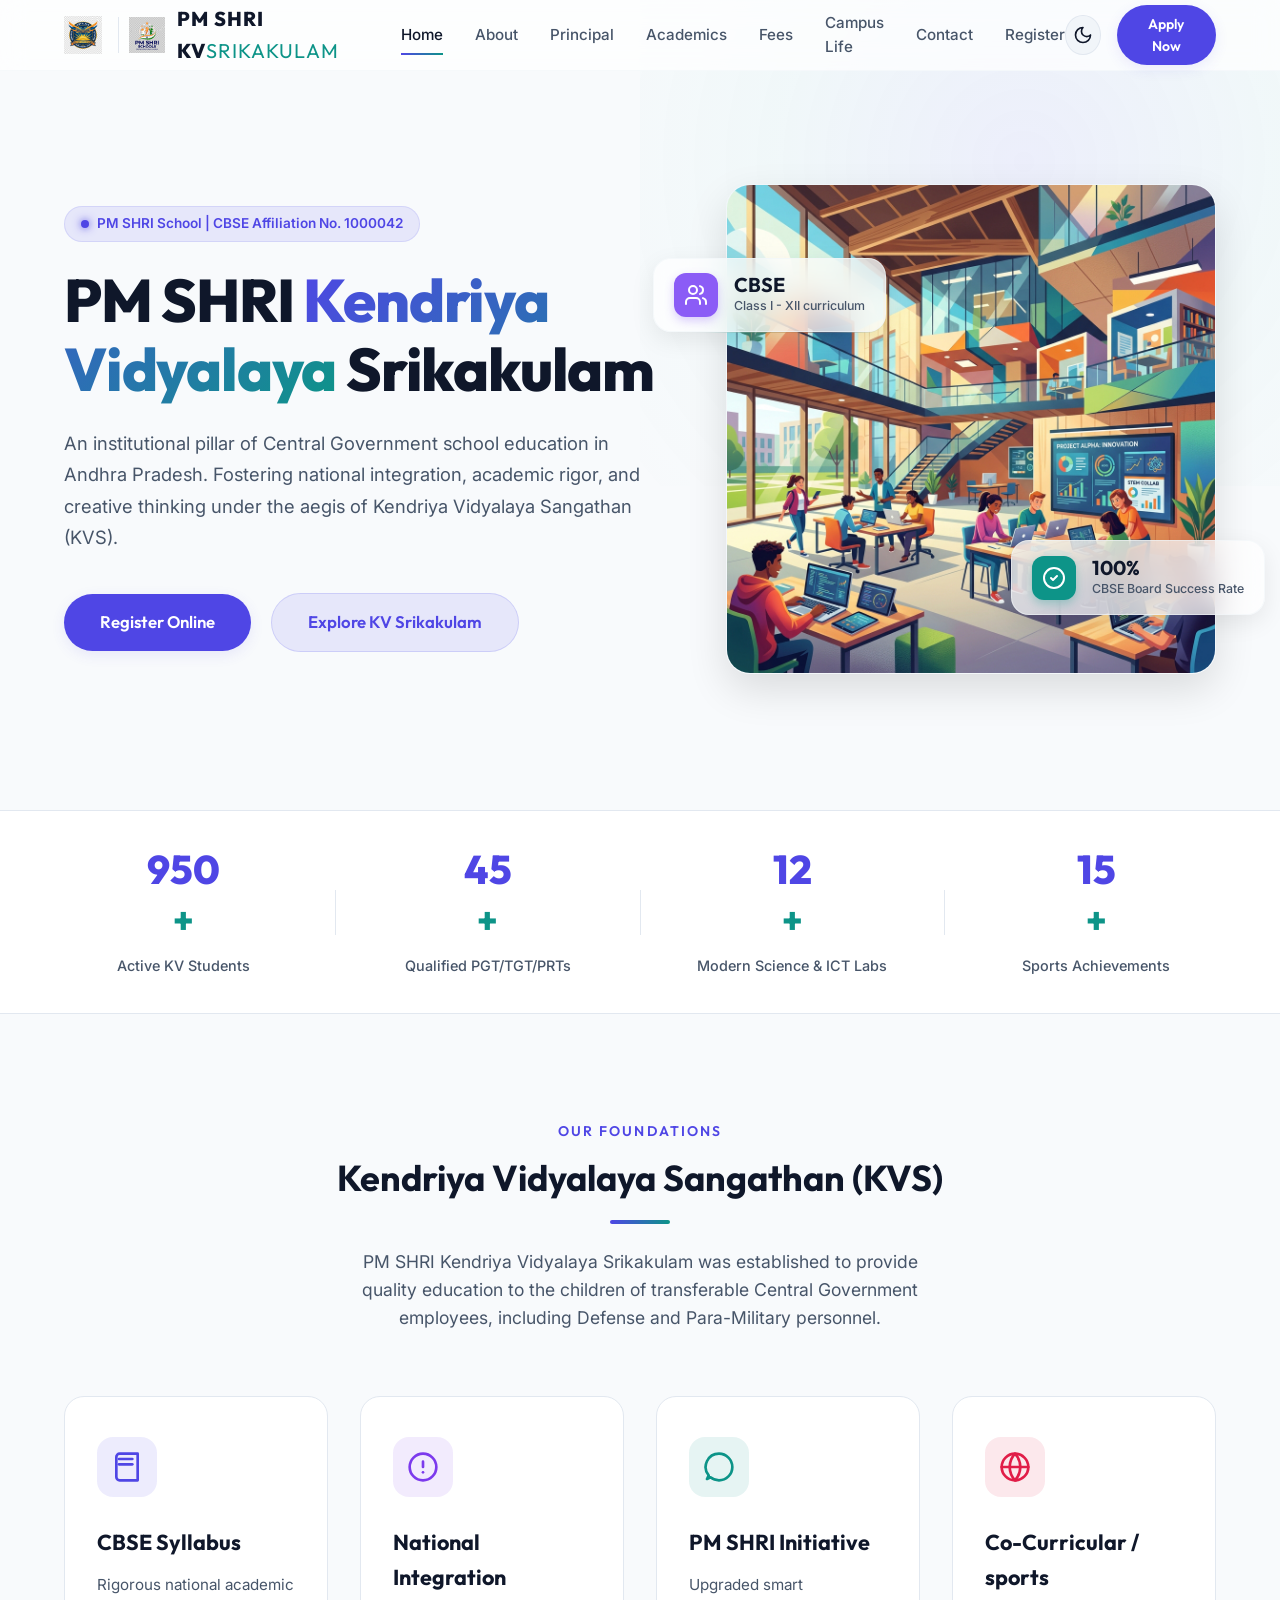
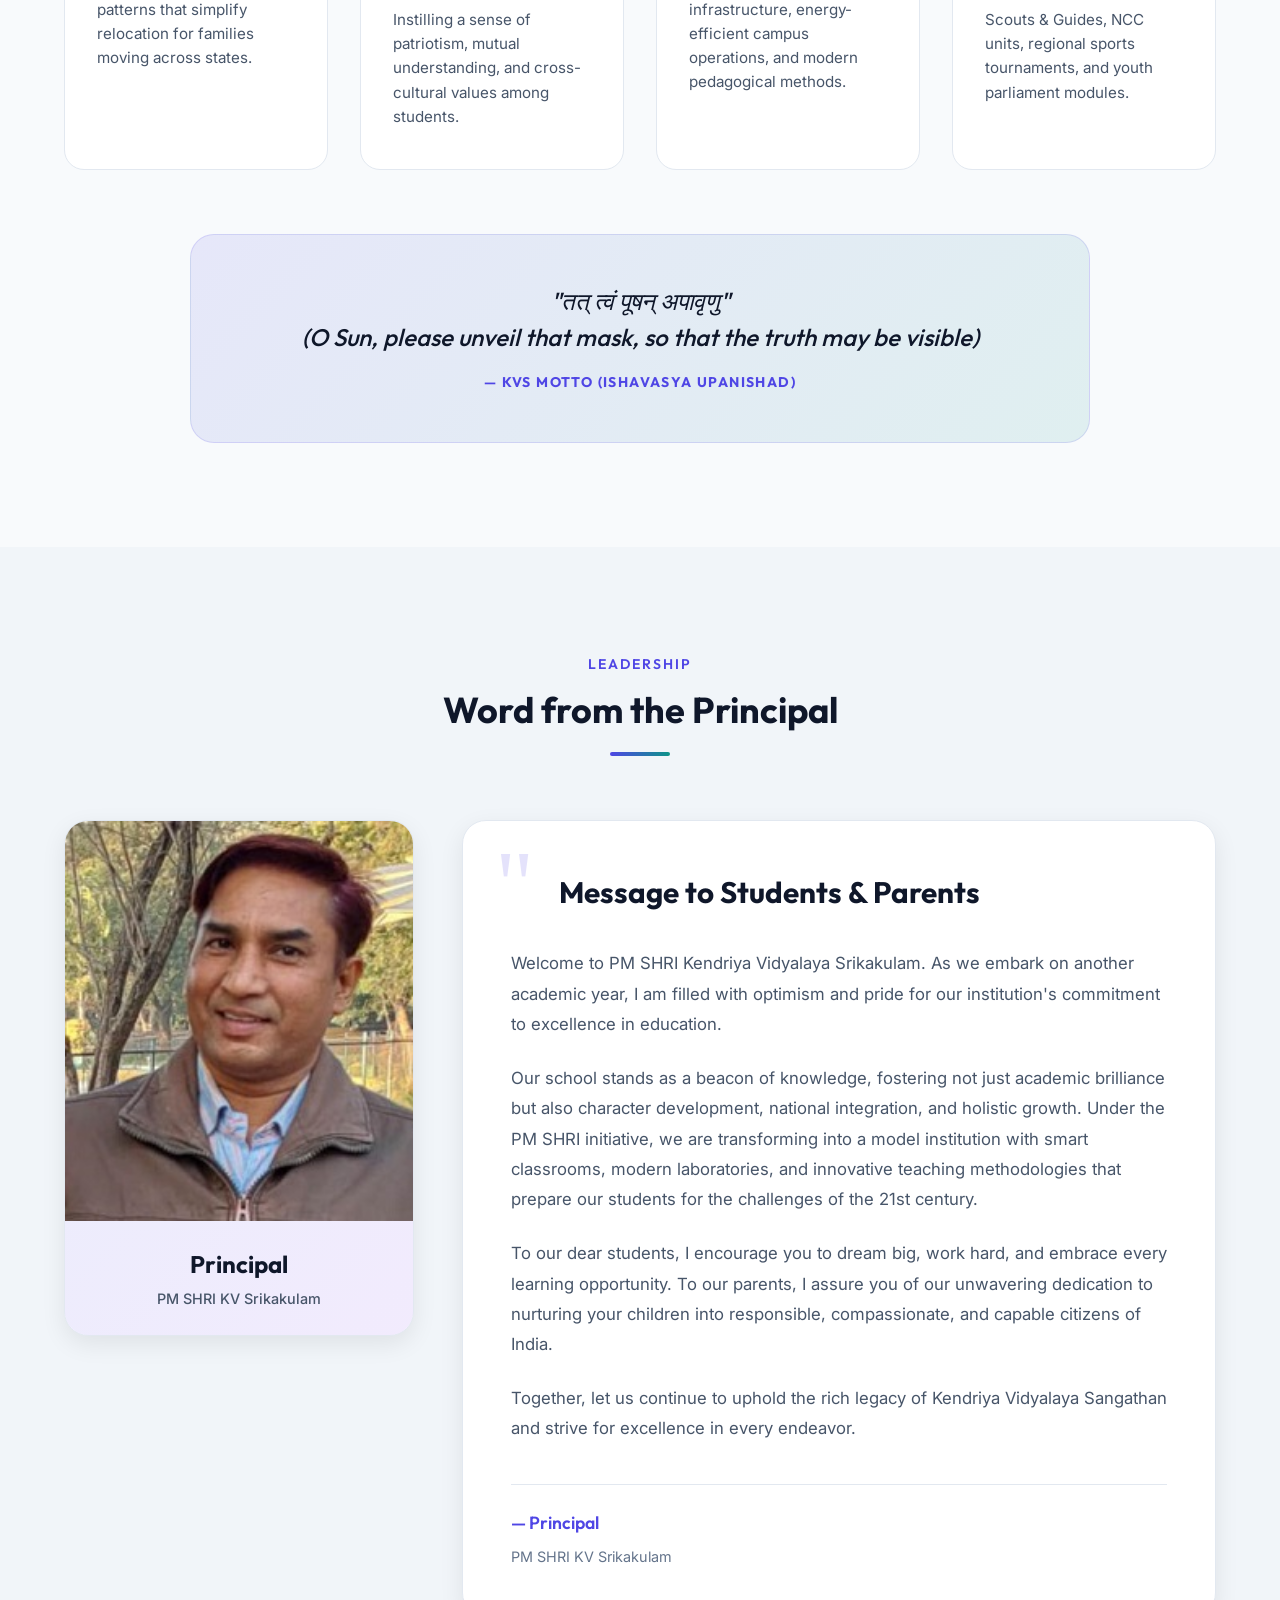
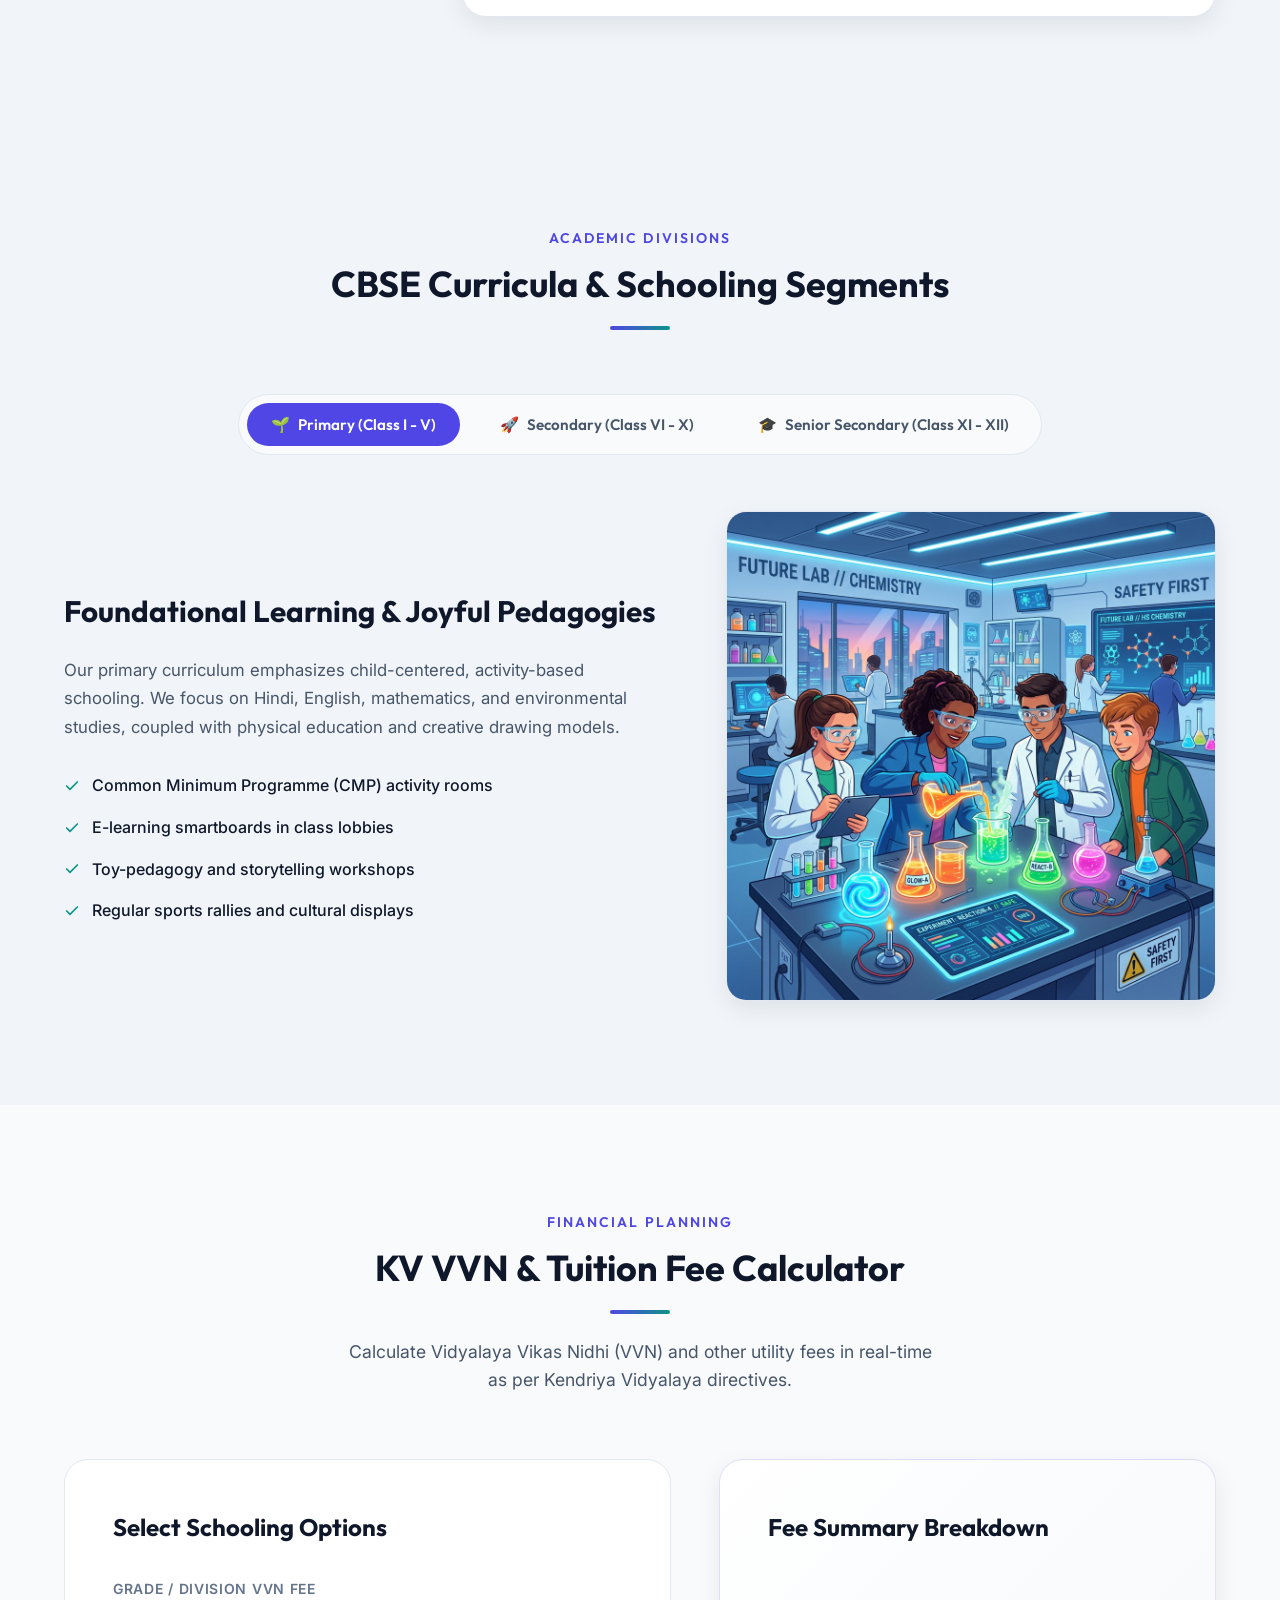
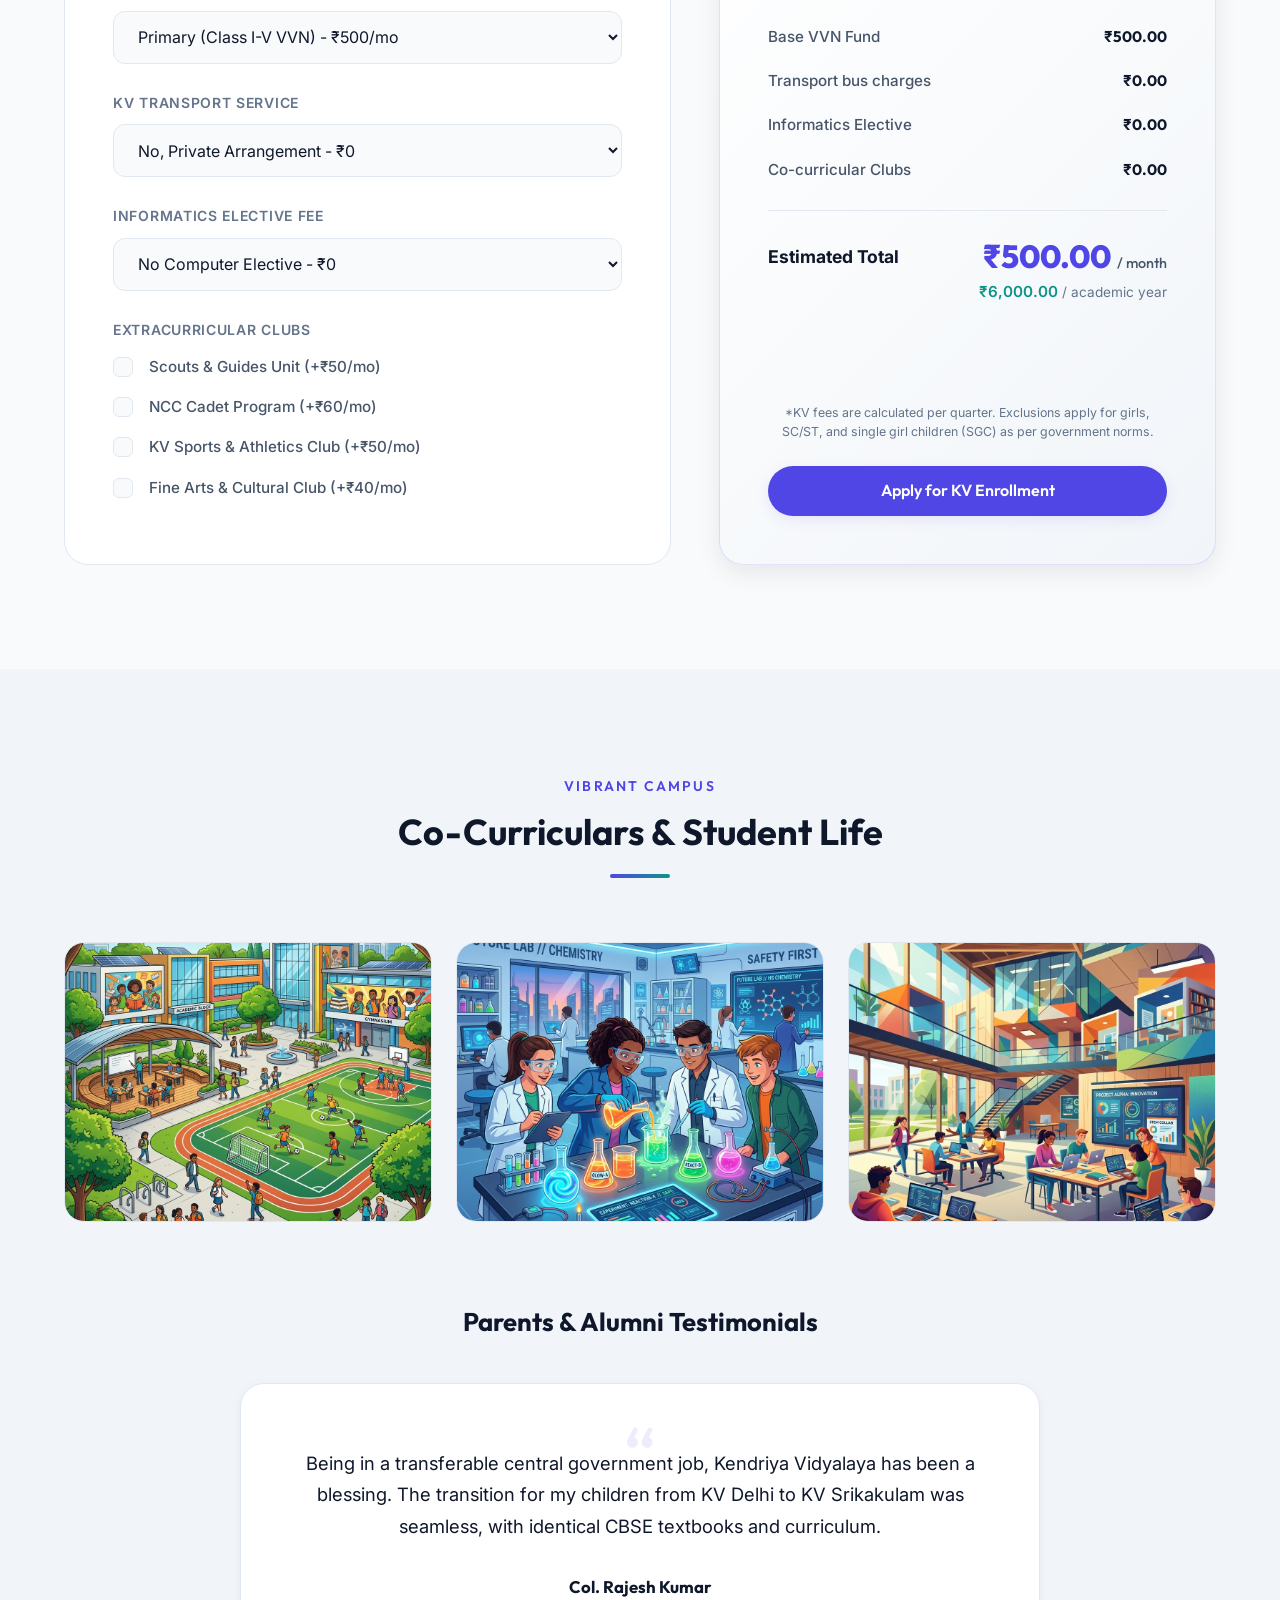
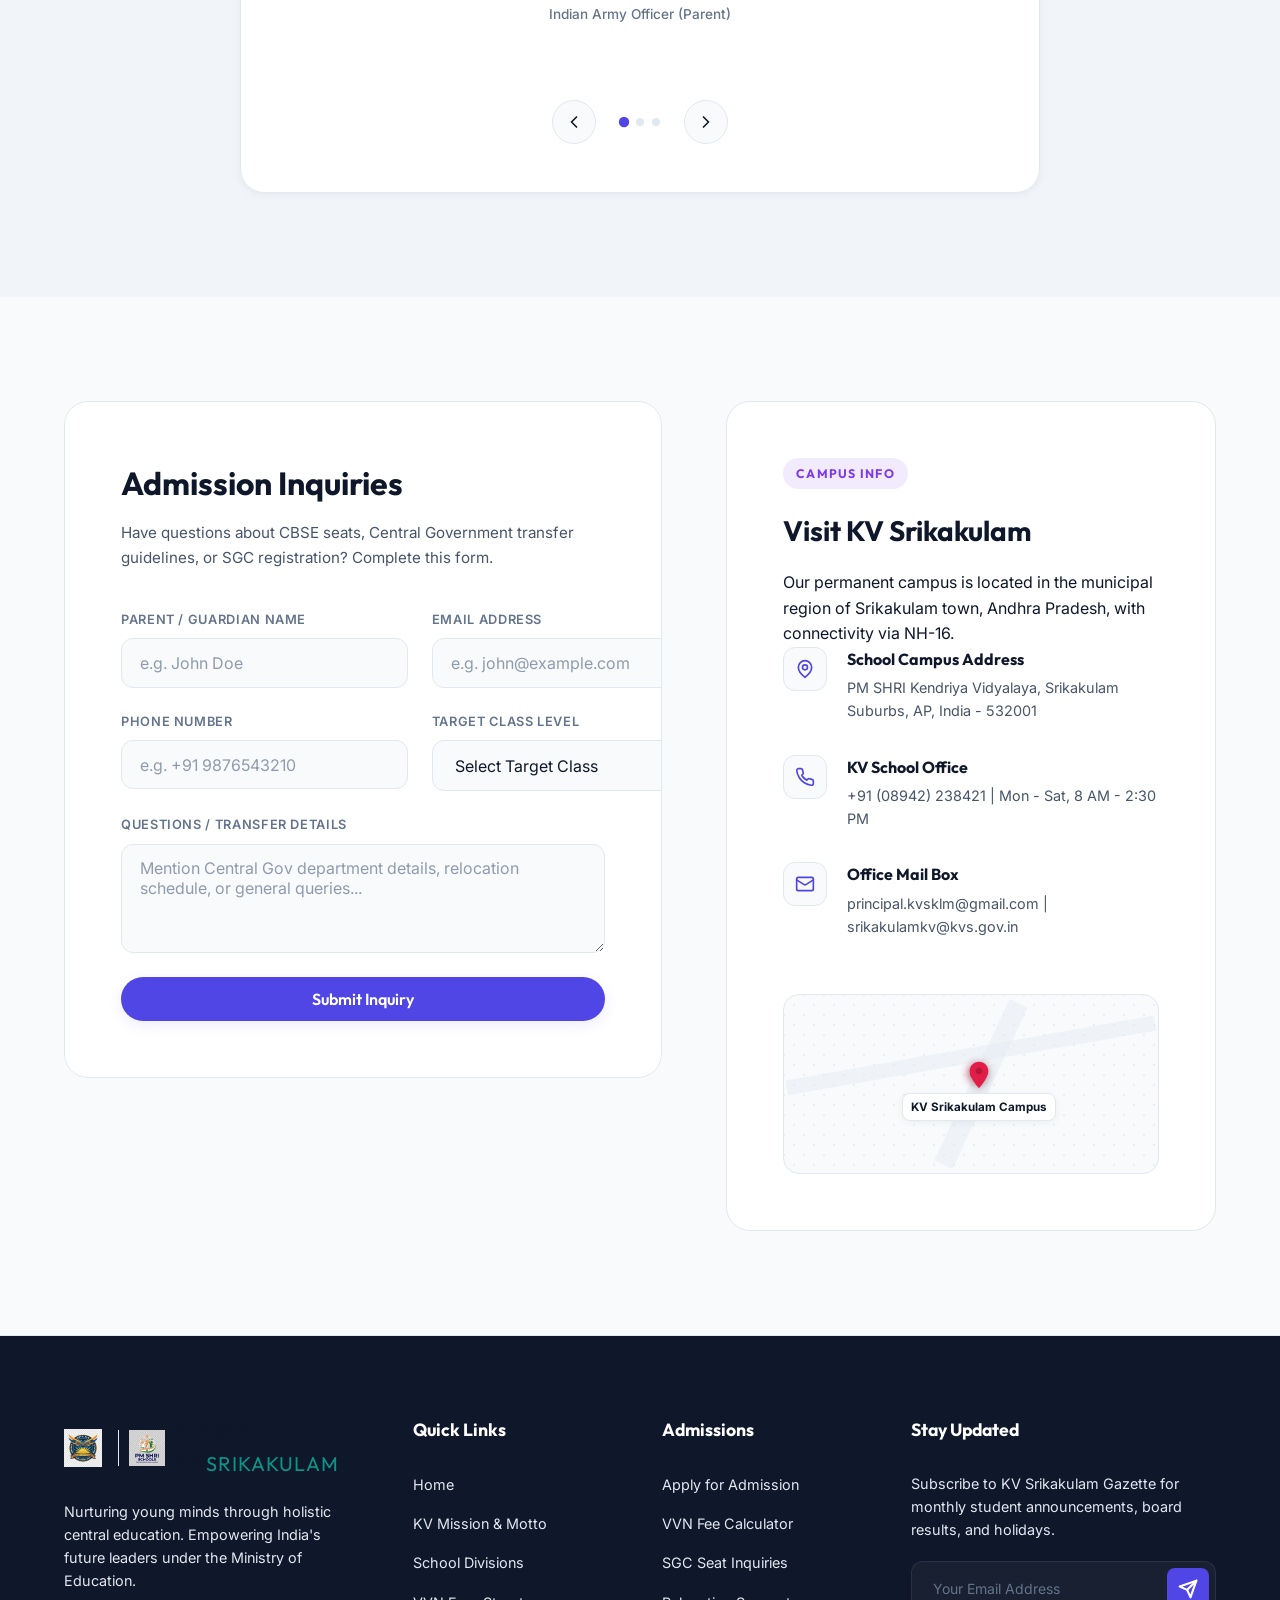
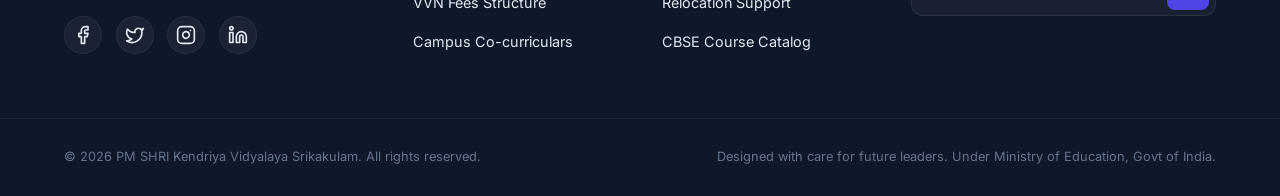
<file: ALL IN ONE/index.html>
<!DOCTYPE html>
<html lang="en" data-theme="dark">
<head>
    <meta charset="UTF-8">
    <meta name="viewport" content="width=device-width, initial-scale=1.0">
    <title>PM SHRI Kendriya Vidyalaya Srikakulam</title>
    <meta name="description" content="Official portal of PM SHRI Kendriya Vidyalaya Srikakulam. A premier central government school affiliated with CBSE under the Ministry of Education, Government of India.">
    <!-- Google Fonts -->
    <link rel="preconnect" href="https://fonts.googleapis.com">
    <link rel="preconnect" href="https://fonts.gstatic.com" crossorigin>
    <link href="https://fonts.googleapis.com/css2?family=Inter:wght@300;400;500;600;700&family=Outfit:wght@400;500;600;700;800&display=swap" rel="stylesheet">
    <!-- Custom CSS -->
    <link rel="stylesheet" href="styles.css">
</head>
<body>

    <!-- Header Navbar -->
    <header class="navbar-header">
        <div class="nav-container">
            <a href="#" class="logo-area">
                <img src="assets/logo.png" alt="KVS Logo" class="logo-img">
                <img src="assets/pm_shri_logo.png" alt="PM SHRI Logo" class="logo-img pm-shri-logo">
                <span class="logo-text">PM SHRI KV<span>SRIKAKULAM</span></span>
            </a>
            
            <nav class="nav-menu" id="navMenu">
                <a href="#home" class="nav-link active">Home</a>
                <a href="#about" class="nav-link">About</a>
                <a href="#principal" class="nav-link">Principal</a>
                <a href="#academics" class="nav-link">Academics</a>
                <a href="#calculator" class="nav-link">Fees</a>
                <a href="#life" class="nav-link">Campus Life</a>
                <a href="#contact" class="nav-link">Contact</a>
                <a href="register.html" class="nav-link">Register</a>
                <a href="register.html" class="btn btn-primary btn-sm mobile-only-btn">Apply Now</a>
            </nav>

            <div class="nav-actions">
                <!-- Theme Toggle Button -->
                <button class="theme-toggle-btn" id="themeToggleBtn" aria-label="Toggle Theme">
                    <!-- Sun Icon -->
                    <svg class="sun-icon" xmlns="http://www.w3.org/2000/svg" viewBox="0 0 24 24" fill="none" stroke="currentColor" stroke-width="2" stroke-linecap="round" stroke-linejoin="round">
                        <circle cx="12" cy="12" r="4"></circle>
                        <path d="M12 2v2M12 20v2M4.93 4.93l1.41 1.41M17.66 17.66l1.41 1.41M2 12h2M20 12h2M6.34 17.66l-1.41 1.41M19.07 4.93l-1.41 1.41"></path>
                    </svg>
                    <!-- Moon Icon -->
                    <svg class="moon-icon" xmlns="http://www.w3.org/2000/svg" viewBox="0 0 24 24" fill="none" stroke="currentColor" stroke-width="2" stroke-linecap="round" stroke-linejoin="round">
                        <path d="M12 3a6 6 0 0 0 9 9 9 9 0 1 1-9-9Z"></path>
                    </svg>
                </button>

                <a href="register.html" class="btn btn-primary btn-sm desktop-only-btn">Apply Now</a>

                <!-- Mobile Menu Button -->
                <button class="mobile-menu-btn" id="mobileMenuBtn" aria-label="Toggle Menu">
                    <span class="bar"></span>
                    <span class="bar"></span>
                    <span class="bar"></span>
                </button>
            </div>
        </div>
    </header>

    <!-- Hero Section -->
    <section id="home" class="hero-section">
        <div class="hero-bg-glow"></div>
        <div class="container hero-container">
            <div class="hero-content">
                <span class="hero-badge">
                    <span class="badge-dot"></span> PM SHRI School | CBSE Affiliation No. 1000042
                </span>
                <h1 class="hero-title">PM SHRI <span class="gradient-text">Kendriya Vidyalaya</span> Srikakulam</h1>
                <p class="hero-desc">An institutional pillar of Central Government school education in Andhra Pradesh. Fostering national integration, academic rigor, and creative thinking under the aegis of Kendriya Vidyalaya Sangathan (KVS).</p>
                <div class="hero-ctas">
                    <a href="register.html" class="btn btn-primary btn-lg">Register Online</a>
                    <a href="#about" class="btn btn-secondary btn-lg">Explore KV Srikakulam</a>
                </div>
            </div>
            
            <div class="hero-media">
                <div class="hero-image-wrapper">
                    <img src="assets/hero.png" alt="KV Srikakulam Learning Environment" class="hero-img">
                    <div class="glass-stat-card card-top-left float-animation">
                        <div class="stat-icon-wrapper purple">
                            <svg xmlns="http://www.w3.org/2000/svg" width="24" height="24" viewBox="0 0 24 24" fill="none" stroke="currentColor" stroke-width="2" stroke-linecap="round" stroke-linejoin="round"><path d="M16 21v-2a4 4 0 0 0-4-4H6a4 4 0 0 0-4 4v2"></path><circle cx="9" cy="7" r="4"></circle><path d="M22 21v-2a4 4 0 0 0-3-3.87"></path><path d="M16 3.13a4 4 0 0 1 0 7.75"></path></svg>
                        </div>
                        <div class="stat-details">
                            <span class="stat-num-sm">CBSE</span>
                            <span class="stat-label-sm">Class I - XII curriculum</span>
                        </div>
                    </div>
                    <div class="glass-stat-card card-bottom-right float-animation-delayed">
                        <div class="stat-icon-wrapper teal">
                            <svg xmlns="http://www.w3.org/2000/svg" width="24" height="24" viewBox="0 0 24 24" fill="none" stroke="currentColor" stroke-width="2" stroke-linecap="round" stroke-linejoin="round"><path d="M12 22c5.523 0 10-4.477 10-10S17.523 2 12 2 2 6.477 2 12s4.477 10 10 10z"></path><path d="m9 12 2 2 4-4"></path></svg>
                        </div>
                        <div class="stat-details">
                            <span class="stat-num-sm">100%</span>
                            <span class="stat-label-sm">CBSE Board Success Rate</span>
                        </div>
                    </div>
                </div>
            </div>
        </div>
    </section>

    <!-- Stats Quick Ribbon -->
    <section class="stats-ribbon">
        <div class="container ribbon-container">
            <div class="ribbon-stat-item">
                <span class="ribbon-num" data-val="950">0</span><span class="ribbon-plus">+</span>
                <span class="ribbon-label">Active KV Students</span>
            </div>
            <div class="ribbon-divider"></div>
            <div class="ribbon-stat-item">
                <span class="ribbon-num" data-val="45">0</span><span class="ribbon-plus">+</span>
                <span class="ribbon-label">Qualified PGT/TGT/PRTs</span>
            </div>
            <div class="ribbon-divider"></div>
            <div class="ribbon-stat-item">
                <span class="ribbon-num" data-val="12">0</span><span class="ribbon-plus">+</span>
                <span class="ribbon-label">Modern Science & ICT Labs</span>
            </div>
            <div class="ribbon-divider"></div>
            <div class="ribbon-stat-item">
                <span class="ribbon-num" data-val="15">0</span><span class="ribbon-plus">+</span>
                <span class="ribbon-label">Sports Achievements</span>
            </div>
        </div>
    </section>

    <!-- About Section -->
    <section id="about" class="about-section section-padding">
        <div class="container">
            <div class="section-header text-center">
                <span class="section-subtitle">Our Foundations</span>
                <h2 class="section-title">Kendriya Vidyalaya Sangathan (KVS)</h2>
                <div class="title-bar"></div>
                <p class="section-desc max-600">PM SHRI Kendriya Vidyalaya Srikakulam was established to provide quality education to the children of transferable Central Government employees, including Defense and Para-Military personnel.</p>
            </div>

            <div class="about-pillars">
                <!-- Pillar 1 -->
                <div class="pillar-card">
                    <div class="pillar-icon-box blue">
                        <svg xmlns="http://www.w3.org/2000/svg" width="32" height="32" viewBox="0 0 24 24" fill="none" stroke="currentColor" stroke-width="2" stroke-linecap="round" stroke-linejoin="round"><path d="M4 19.5v-15A2.5 2.5 0 0 1 6.5 2H20v20H6.5a2.5 2.5 0 0 1-2.5-2.5Z"></path><path d="M6 6h10"></path><path d="M6 10h10"></path></svg>
                    </div>
                    <h3>CBSE Syllabus</h3>
                    <p>Rigorous national academic patterns that simplify relocation for families moving across states.</p>
                </div>
                
                <!-- Pillar 2 -->
                <div class="pillar-card">
                    <div class="pillar-icon-box purple">
                        <svg xmlns="http://www.w3.org/2000/svg" width="32" height="32" viewBox="0 0 24 24" fill="none" stroke="currentColor" stroke-width="2" stroke-linecap="round" stroke-linejoin="round"><path d="M12 2a10 10 0 0 1 10 10c0 5.523-4.477 10-10 10S2 17.523 2 12A10 10 0 0 1 12 2Z"></path><path d="M12 8v4"></path><path d="M12 16h.01"></path></svg>
                    </div>
                    <h3>National Integration</h3>
                    <p>Instilling a sense of patriotism, mutual understanding, and cross-cultural values among students.</p>
                </div>

                <!-- Pillar 3 -->
                <div class="pillar-card">
                    <div class="pillar-icon-box teal">
                        <svg xmlns="http://www.w3.org/2000/svg" width="32" height="32" viewBox="0 0 24 24" fill="none" stroke="currentColor" stroke-width="2" stroke-linecap="round" stroke-linejoin="round"><path d="M12 22c5.523 0 10-4.477 10-10S17.523 2 12 2a10 10 0 0 0-7.743 16.33L3 21l2.67-1.257A9.96 9.96 0 0 0 12 22Z"></path></svg>
                    </div>
                    <h3>PM SHRI Initiative</h3>
                    <p>Upgraded smart infrastructure, energy-efficient campus operations, and modern pedagogical methods.</p>
                </div>

                <!-- Pillar 4 -->
                <div class="pillar-card">
                    <div class="pillar-icon-box coral">
                        <svg xmlns="http://www.w3.org/2000/svg" width="32" height="32" viewBox="0 0 24 24" fill="none" stroke="currentColor" stroke-width="2" stroke-linecap="round" stroke-linejoin="round"><circle cx="12" cy="12" r="10"></circle><path d="M12 2a15.3 15.3 0 0 1 4 10 15.3 15.3 0 0 1-4 10 15.3 15.3 0 0 1-4-10 15.3 15.3 0 0 1 4-10Z"></path><path d="M2 12h20"></path></svg>
                    </div>
                    <h3>Co-Curricular / sports</h3>
                    <p>Scouts & Guides, NCC units, regional sports tournaments, and youth parliament modules.</p>
                </div>
            </div>
            
            <div class="quote-banner">
                <div class="quote-text">
                    "तत् त्वं पूषन् अपावृणु" <br>
                    (O Sun, please unveil that mask, so that the truth may be visible)
                </div>
                <div class="quote-author">— KVS Motto (Ishavasya Upanishad)</div>
            </div>
        </div>
    </section>

    <!-- Principal's Message Section -->
    <section id="principal" class="principal-section section-padding bg-alt">
        <div class="container">
            <div class="section-header text-center">
                <span class="section-subtitle">Leadership</span>
                <h2 class="section-title">Word from the Principal</h2>
                <div class="title-bar"></div>
            </div>

            <div class="principal-message-wrapper">
                <div class="principal-image-card">
                    <img src="ppl/ppl.jpg" alt="Principal" class="principal-img">
                    <div class="principal-designation">
                        <h3>Principal</h3>
                        <p>PM SHRI KV Srikakulam</p>
                    </div>
                </div>
                <div class="principal-content">
                    <div class="quote-icon-large">"</div>
                    <h3>Message to Students & Parents</h3>
                    <p class="principal-text">
                        Welcome to PM SHRI Kendriya Vidyalaya Srikakulam. As we embark on another academic year, I am filled with optimism and pride for our institution's commitment to excellence in education.
                    </p>
                    <p class="principal-text">
                        Our school stands as a beacon of knowledge, fostering not just academic brilliance but also character development, national integration, and holistic growth. Under the PM SHRI initiative, we are transforming into a model institution with smart classrooms, modern laboratories, and innovative teaching methodologies that prepare our students for the challenges of the 21st century.
                    </p>
                    <p class="principal-text">
                        To our dear students, I encourage you to dream big, work hard, and embrace every learning opportunity. To our parents, I assure you of our unwavering dedication to nurturing your children into responsible, compassionate, and capable citizens of India.
                    </p>
                    <p class="principal-text">
                        Together, let us continue to uphold the rich legacy of Kendriya Vidyalaya Sangathan and strive for excellence in every endeavor.
                    </p>
                    <div class="principal-signature">
                        <span class="signature-line">— Principal</span>
                        <span class="signature-date">PM SHRI KV Srikakulam</span>
                    </div>
                </div>
            </div>
        </div>
    </section>

    <!-- Academics Section -->
    <section id="academics" class="academics-section section-padding bg-alt">
        <div class="container">
            <div class="section-header text-center">
                <span class="section-subtitle">Academic Divisions</span>
                <h2 class="section-title">CBSE Curricula & Schooling Segments</h2>
                <div class="title-bar"></div>
            </div>

            <!-- Tab Buttons -->
            <div class="tabs-container">
                <button class="tab-btn active" data-tab="primary">
                    <span class="tab-icon">🌱</span>
                    Primary (Class I - V)
                </button>
                <button class="tab-btn" data-tab="middle">
                    <span class="tab-icon">🚀</span>
                    Secondary (Class VI - X)
                </button>
                <button class="tab-btn" data-tab="high">
                    <span class="tab-icon">🎓</span>
                    Senior Secondary (Class XI - XII)
                </button>
            </div>

            <!-- Tab Panels -->
            <div class="tab-panels-wrapper">
                <!-- Panel 1 -->
                <div class="tab-panel active" id="panel-primary">
                    <div class="panel-content">
                        <div class="panel-text">
                            <h3>Foundational Learning & Joyful Pedagogies</h3>
                            <p>Our primary curriculum emphasizes child-centered, activity-based schooling. We focus on Hindi, English, mathematics, and environmental studies, coupled with physical education and creative drawing models.</p>
                            <ul class="curriculum-features">
                                <li>
                                    <svg xmlns="http://www.w3.org/2000/svg" width="16" height="16" viewBox="0 0 24 24" fill="none" stroke="currentColor" stroke-width="2.5" stroke-linecap="round" stroke-linejoin="round"><path d="M20 6 9 17l-5-5"></path></svg>
                                    Common Minimum Programme (CMP) activity rooms
                                </li>
                                <li>
                                    <svg xmlns="http://www.w3.org/2000/svg" width="16" height="16" viewBox="0 0 24 24" fill="none" stroke="currentColor" stroke-width="2.5" stroke-linecap="round" stroke-linejoin="round"><path d="M20 6 9 17l-5-5"></path></svg>
                                    E-learning smartboards in class lobbies
                                </li>
                                <li>
                                    <svg xmlns="http://www.w3.org/2000/svg" width="16" height="16" viewBox="0 0 24 24" fill="none" stroke="currentColor" stroke-width="2.5" stroke-linecap="round" stroke-linejoin="round"><path d="M20 6 9 17l-5-5"></path></svg>
                                    Toy-pedagogy and storytelling workshops
                                </li>
                                <li>
                                    <svg xmlns="http://www.w3.org/2000/svg" width="16" height="16" viewBox="0 0 24 24" fill="none" stroke="currentColor" stroke-width="2.5" stroke-linecap="round" stroke-linejoin="round"><path d="M20 6 9 17l-5-5"></path></svg>
                                    Regular sports rallies and cultural displays
                                </li>
                            </ul>
                        </div>
                        <div class="panel-image">
                            <img src="assets/classroom.png" alt="Primary School Class" class="panel-img">
                        </div>
                    </div>
                </div>

                <!-- Panel 2 -->
                <div class="tab-panel" id="panel-middle">
                    <div class="panel-content">
                        <div class="panel-text">
                            <h3>Rigor, Languages, and Scientific Temperament</h3>
                            <p>For middle and secondary levels, KVS mandates rigorous academic frameworks. Subjects include Physics, Chemistry, Biology, Mathematics, Social Sciences, Hindi, Sanskrit, and English, paired with AI & ICT labs.</p>
                            <ul class="curriculum-features">
                                <li>
                                    <svg xmlns="http://www.w3.org/2000/svg" width="16" height="16" viewBox="0 0 24 24" fill="none" stroke="currentColor" stroke-width="2.5" stroke-linecap="round" stroke-linejoin="round"><path d="M20 6 9 17l-5-5"></path></svg>
                                    Well-equipped Physics, Chemistry, and Biology labs
                                </li>
                                <li>
                                    <svg xmlns="http://www.w3.org/2000/svg" width="16" height="16" viewBox="0 0 24 24" fill="none" stroke="currentColor" stroke-width="2.5" stroke-linecap="round" stroke-linejoin="round"><path d="M20 6 9 17l-5-5"></path></svg>
                                    AI, Coding, and Informatics Computer centers
                                </li>
                                <li>
                                    <svg xmlns="http://www.w3.org/2000/svg" width="16" height="16" viewBox="0 0 24 24" fill="none" stroke="currentColor" stroke-width="2.5" stroke-linecap="round" stroke-linejoin="round"><path d="M20 6 9 17l-5-5"></path></svg>
                                    Scouts & Guides patrol lines and adventure camps
                                </li>
                                <li>
                                    <svg xmlns="http://www.w3.org/2000/svg" width="16" height="16" viewBox="0 0 24 24" fill="none" stroke="currentColor" stroke-width="2.5" stroke-linecap="round" stroke-linejoin="round"><path d="M20 6 9 17l-5-5"></path></svg>
                                    National Level Social Science Exhibitions
                                </li>
                            </ul>
                        </div>
                        <div class="panel-image">
                            <img src="assets/classroom.png" alt="Secondary School Science" class="panel-img">
                        </div>
                    </div>
                </div>

                <!-- Panel 3 -->
                <div class="tab-panel" id="panel-high">
                    <div class="panel-content">
                        <div class="panel-text">
                            <h3>Specialization, JEE/NEET Support, and Careers</h3>
                            <p>Senior Secondary students specialize in Science (Physics, Chemistry, Maths, Biology, Computer Science) or Commerce (Accountancy, Economics, Business Studies, IP) options, alongside targeted career coaching classes.</p>
                            <ul class="curriculum-features">
                                <li>
                                    <svg xmlns="http://www.w3.org/2000/svg" width="16" height="16" viewBox="0 0 24 24" fill="none" stroke="currentColor" stroke-width="2.5" stroke-linecap="round" stroke-linejoin="round"><path d="M20 6 9 17l-5-5"></path></svg>
                                    Advanced science curriculum preparing for IIT-JEE/NEET
                                </li>
                                <li>
                                    <svg xmlns="http://www.w3.org/2000/svg" width="16" height="16" viewBox="0 0 24 24" fill="none" stroke="currentColor" stroke-width="2.5" stroke-linecap="round" stroke-linejoin="round"><path d="M20 6 9 17l-5-5"></path></svg>
                                    Informatics Practices (IP) & Python coding modules
                                </li>
                                <li>
                                    <svg xmlns="http://www.w3.org/2000/svg" width="16" height="16" viewBox="0 0 24 24" fill="none" stroke="currentColor" stroke-width="2.5" stroke-linecap="round" stroke-linejoin="round"><path d="M20 6 9 17l-5-5"></path></svg>
                                    Youth Parliament (YPs) and speech forums
                                </li>
                                <li>
                                    <svg xmlns="http://www.w3.org/2000/svg" width="16" height="16" viewBox="0 0 24 24" fill="none" stroke="currentColor" stroke-width="2.5" stroke-linecap="round" stroke-linejoin="round"><path d="M20 6 9 17l-5-5"></path></svg>
                                    Specialist career guidance and CBSE counseling
                                </li>
                            </ul>
                        </div>
                        <div class="panel-image">
                            <img src="assets/classroom.png" alt="Senior Secondary Classroom" class="panel-img">
                        </div>
                    </div>
                </div>
            </div>
        </div>
    </section>

    <!-- Interactive Fee Calculator -->
    <section id="calculator" class="calc-section section-padding">
        <div class="container">
            <div class="section-header text-center">
                <span class="section-subtitle">Financial Planning</span>
                <h2 class="section-title">KV VVN & Tuition Fee Calculator</h2>
                <div class="title-bar"></div>
                <p class="section-desc max-600">Calculate Vidyalaya Vikas Nidhi (VVN) and other utility fees in real-time as per Kendriya Vidyalaya directives.</p>
            </div>

            <div class="calculator-wrapper">
                <div class="calculator-form">
                    <h3>Select Schooling Options</h3>
                    
                    <div class="input-group">
                        <label for="calcGrade">Grade / Division VVN Fee</label>
                        <select id="calcGrade">
                            <option value="primary" data-price="500">Primary (Class I-V VVN) - ₹500/mo</option>
                            <option value="middle" data-price="600">Secondary (Class VI-X VVN + Comp) - ₹600/mo</option>
                            <option value="high" data-price="650">Senior Secondary Commerce VVN - ₹650/mo</option>
                        </select>
                    </div>

                    <div class="input-group">
                        <label for="calcTransport">KV Transport Service</label>
                        <select id="calcTransport">
                            <option value="none" data-price="0">No, Private Arrangement - ₹0</option>
                            <option value="standard" data-price="800">Standard Bus Route - ₹800/mo</option>
                            <option value="door" data-price="1200">Extended Suburb Route - ₹1,200/mo</option>
                        </select>
                    </div>

                    <div class="input-group">
                        <label for="calcDining">Informatics Elective Fee</label>
                        <select id="calcDining">
                            <option value="none" data-price="0">No Computer Elective - ₹0</option>
                            <option value="standard" data-price="150">Informatics Computer Fee - ₹150/mo</option>
                            <option value="premium" data-price="300">Specialist Coding Elective - ₹300/mo</option>
                        </select>
                    </div>

                    <div class="checkbox-group">
                        <label>Extracurricular Clubs</label>
                        <div class="checkbox-options">
                            <label class="checkbox-container">
                                <input type="checkbox" class="club-cb" data-price="50">
                                <span class="checkmark"></span>
                                Scouts & Guides Unit (+₹50/mo)
                            </label>
                            <label class="checkbox-container">
                                <input type="checkbox" class="club-cb" data-price="60">
                                <span class="checkmark"></span>
                                NCC Cadet Program (+₹60/mo)
                            </label>
                            <label class="checkbox-container">
                                <input type="checkbox" class="club-cb" data-price="50">
                                <span class="checkmark"></span>
                                KV Sports & Athletics Club (+₹50/mo)
                            </label>
                            <label class="checkbox-container">
                                <input type="checkbox" class="club-cb" data-price="40">
                                <span class="checkmark"></span>
                                Fine Arts & Cultural Club (+₹40/mo)
                            </label>
                        </div>
                    </div>
                </div>

                <div class="calculator-results">
                    <h3>Fee Summary Breakdown</h3>
                    
                    <div class="breakdown-list">
                        <div class="breakdown-item">
                            <span>Base VVN Fund</span>
                            <span id="breakdownTuition">₹0.00</span>
                        </div>
                        <div class="breakdown-item">
                            <span>Transport bus charges</span>
                            <span id="breakdownTransport">₹0.00</span>
                        </div>
                        <div class="breakdown-item">
                            <span>Informatics Elective</span>
                            <span id="breakdownDining">₹0.00</span>
                        </div>
                        <div class="breakdown-item">
                            <span>Co-curricular Clubs</span>
                            <span id="breakdownClubs">₹0.00</span>
                        </div>
                        <div class="breakdown-divider"></div>
                        <div class="breakdown-total">
                            <span>Estimated Total</span>
                            <div class="total-col">
                                <span id="totalMonthly">₹0.00 <small>/ month</small></span>
                                <span id="totalAnnual">₹0.00 <small>/ academic term</small></span>
                            </div>
                        </div>
                    </div>

                    <div class="calc-cta-wrapper">
                        <p class="calc-note">*KV fees are calculated per quarter. Exclusions apply for girls, SC/ST, and single girl children (SGC) as per government norms.</p>
                        <a href="register.html" class="btn btn-primary btn-block">Apply for KV Enrollment</a>
                    </div>
                </div>
            </div>
        </div>
    </section>

    <!-- Campus Life / Gallery -->
    <section id="life" class="life-section section-padding bg-alt">
        <div class="container">
            <div class="section-header text-center">
                <span class="section-subtitle">Vibrant Campus</span>
                <h2 class="section-title">Co-Curriculars & Student Life</h2>
                <div class="title-bar"></div>
            </div>

            <!-- Gallery Grid -->
            <div class="gallery-grid">
                <div class="gallery-item">
                    <img src="assets/campus.png" alt="KV Campus Grounds" class="gallery-img">
                    <div class="gallery-overlay">
                        <span class="gallery-tag">Sports</span>
                        <h4>Vast Athletic Playground</h4>
                    </div>
                </div>
                <div class="gallery-item">
                    <img src="assets/classroom.png" alt="CBSE Science Lab" class="gallery-img">
                    <div class="gallery-overlay">
                        <span class="gallery-tag">Science</span>
                        <h4>Modern Physics & Chem Lab</h4>
                    </div>
                </div>
                <div class="gallery-item">
                    <img src="assets/hero.png" alt="Smart Classrooms" class="gallery-img">
                    <div class="gallery-overlay">
                        <span class="gallery-tag">Smart Class</span>
                        <h4>Smart Board Class Lobbies</h4>
                    </div>
                </div>
            </div>

            <!-- Testimonials Slider -->
            <div class="testimonial-slider-container">
                <h3>Parents & Alumni Testimonials</h3>
                <div class="testimonial-slider">
                    <div class="testimonial-slides" id="testimonialSlides">
                        <!-- Slide 1 -->
                        <div class="testimonial-slide active">
                            <div class="testimonial-content">
                                <div class="quote-icon">“</div>
                                <p>Being in a transferable central government job, Kendriya Vidyalaya has been a blessing. The transition for my children from KV Delhi to KV Srikakulam was seamless, with identical CBSE textbooks and curriculum.</p>
                                <div class="reviewer-info">
                                    <div class="reviewer-details">
                                        <h4>Col. Rajesh Kumar</h4>
                                        <span>Indian Army Officer (Parent)</span>
                                    </div>
                                </div>
                            </div>
                        </div>

                        <!-- Slide 2 -->
                        <div class="testimonial-slide">
                            <div class="testimonial-content">
                                <div class="quote-icon">“</div>
                                <p>The teachers at PM SHRI KV Srikakulam are incredibly supportive. The science labs are top-notch, and the computer courses (Python/CS) gave me a solid coding foundation that helped me excel in my engineering degrees.</p>
                                <div class="reviewer-info">
                                    <div class="reviewer-details">
                                        <h4>Ananya Patnaik</h4>
                                        <span>Alumni, IIT Madras</span>
                                    </div>
                                </div>
                            </div>
                        </div>

                        <!-- Slide 3 -->
                        <div class="testimonial-slide">
                            <div class="testimonial-content">
                                <div class="quote-icon">“</div>
                                <p>KV Srikakulam provides high-quality central schooling at extremely affordable fee scales. The Scout & Guides troop and regional athletic games have helped my son build great character.</p>
                                <div class="reviewer-info">
                                    <div class="reviewer-details">
                                        <h4>Srinivas Rao</h4>
                                        <span>Railways Section Engineer (Parent)</span>
                                    </div>
                                </div>
                            </div>
                        </div>
                    </div>
                    
                    <div class="slider-controls">
                        <button class="slider-arrow" id="prevSlide" aria-label="Previous Testimonial">
                            <svg xmlns="http://www.w3.org/2000/svg" viewBox="0 0 24 24" fill="none" stroke="currentColor" stroke-width="2" stroke-linecap="round" stroke-linejoin="round"><path d="m15 18-6-6 6-6"/></svg>
                        </button>
                        <div class="slider-dots" id="sliderDots"></div>
                        <button class="slider-arrow" id="nextSlide" aria-label="Next Testimonial">
                            <svg xmlns="http://www.w3.org/2000/svg" viewBox="0 0 24 24" fill="none" stroke="currentColor" stroke-width="2" stroke-linecap="round" stroke-linejoin="round"><path d="m9 18 6-6-6-6"/></svg>
                        </button>
                    </div>
                </div>
            </div>
        </div>
    </section>

    <!-- Admissions & Contact -->
    <section id="contact" class="admissions-section section-padding">
        <div class="container contact-container">
            <!-- Left Panel: Form -->
            <div class="contact-form-panel" id="admissions">
                <div class="panel-header">
                    <h2>Admission Inquiries</h2>
                    <p>Have questions about CBSE seats, Central Government transfer guidelines, or SGC registration? Complete this form.</p>
                </div>
                
                <form id="inquiryForm" class="contact-form">
                    <div class="form-row">
                        <div class="input-field">
                            <label for="formName">Parent / Guardian Name</label>
                            <input type="text" id="formName" placeholder="e.g. John Doe" required>
                        </div>
                        <div class="input-field">
                            <label for="formEmail">Email Address</label>
                            <input type="email" id="formEmail" placeholder="e.g. john@example.com" required>
                        </div>
                    </div>
                    <div class="form-row">
                        <div class="input-field">
                            <label for="formPhone">Phone Number</label>
                            <input type="tel" id="formPhone" placeholder="e.g. +91 9876543210" required>
                        </div>
                        <div class="input-field">
                            <label for="formGrade">Target Class Level</label>
                            <select id="formGrade" required>
                                <option value="" disabled selected>Select Target Class</option>
                                <option value="primary">Primary (Class I-V)</option>
                                <option value="middle">Secondary (Class VI-X)</option>
                                <option value="high">Senior Secondary (Class XI-XII)</option>
                            </select>
                        </div>
                    </div>
                    <div class="input-field">
                        <label for="formMessage">Questions / Transfer Details</label>
                        <textarea id="formMessage" rows="4" placeholder="Mention Central Gov department details, relocation schedule, or general queries..."></textarea>
                    </div>
                    <button type="submit" class="btn btn-primary btn-block">Submit Inquiry</button>
                </form>
                
                <!-- Success State Overlay (Hidden by Default) -->
                <div class="form-success-overlay" id="formSuccessOverlay">
                    <div class="success-content">
                        <div class="success-icon-wrapper">
                            <svg xmlns="http://www.w3.org/2000/svg" viewBox="0 0 24 24" fill="none" stroke="currentColor" stroke-width="3" stroke-linecap="round" stroke-linejoin="round"><path d="M20 6 9 17l-5-5"/></svg>
                        </div>
                        <h3>Admission Inquiry Received!</h3>
                        <p>Thank you for writing to PM SHRI KV Srikakulam. We have successfully registered your inquiry (Reference No: <strong id="successRef">#KVSK-2026</strong>). A staff member will revert back shortly.</p>
                        <button type="button" class="btn btn-secondary" id="resetFormBtn">Submit Another Inquiry</button>
                    </div>
                </div>
            </div>

            <!-- Right Panel: Info -->
            <div class="contact-info-panel">
                <div class="contact-card">
                    <span class="info-tag">Campus Info</span>
                    <h3>Visit KV Srikakulam</h3>
                    <p>Our permanent campus is located in the municipal region of Srikakulam town, Andhra Pradesh, with connectivity via NH-16.</p>
                    
                    <div class="info-list">
                        <div class="info-item">
                            <div class="info-icon">
                                <svg xmlns="http://www.w3.org/2000/svg" viewBox="0 0 24 24" fill="none" stroke="currentColor" stroke-width="2" stroke-linecap="round" stroke-linejoin="round"><path d="M20 10c0 6-8 12-8 12s-8-6-8-12a8 8 0 0 1 16 0Z"/><circle cx="12" cy="10" r="3"/></svg>
                            </div>
                            <div>
                                <strong>School Campus Address</strong>
                                <p>PM SHRI Kendriya Vidyalaya, Srikakulam Suburbs, AP, India - 532001</p>
                            </div>
                        </div>
                        <div class="info-item">
                            <div class="info-icon">
                                <svg xmlns="http://www.w3.org/2000/svg" viewBox="0 0 24 24" fill="none" stroke="currentColor" stroke-width="2" stroke-linecap="round" stroke-linejoin="round"><path d="M22 16.92v3a2 2 0 0 1-2.18 2 19.79 19.79 0 0 1-8.63-3.07 19.5 19.5 0 0 1-6-6 19.79 19.79 0 0 1-3.07-8.67A2 2 0 0 1 4.11 2h3a2 2 0 0 1 2 1.72 12.84 12.84 0 0 0 .7 2.81 2 2 0 0 1-.45 2.11L8.09 9.91a16 16 0 0 0 6 6l1.27-1.27a2 2 0 0 1 2.11-.45 12.84 12.84 0 0 0 2.81.7A2 2 0 0 1 22 16.92z"/></svg>
                            </div>
                            <div>
                                <strong>KV School Office</strong>
                                <p>+91 (08942) 238421 | Mon - Sat, 8 AM - 2:30 PM</p>
                            </div>
                        </div>
                        <div class="info-item">
                            <div class="info-icon">
                                <svg xmlns="http://www.w3.org/2000/svg" viewBox="0 0 24 24" fill="none" stroke="currentColor" stroke-width="2" stroke-linecap="round" stroke-linejoin="round"><rect width="20" height="16" x="2" y="4" rx="2"/><path d="m22 7-8.97 5.7a1.94 1.94 0 0 1-2.06 0L2 7"/></svg>
                            </div>
                            <div>
                                <strong>Office Mail Box</strong>
                                <p>principal.kvsklm@gmail.com | srikakulamkv@kvs.gov.in</p>
                            </div>
                        </div>
                    </div>

                    <!-- Mini Vector Map Mockup -->
                    <div class="map-mockup">
                        <div class="map-bg"></div>
                        <div class="map-pin float-animation">
                            <svg xmlns="http://www.w3.org/2000/svg" viewBox="0 0 24 24" fill="currentColor"><path d="M12 2C8.13 2 5 5.13 5 9c0 5.25 7 13 7 13s7-7.75 7-13c0-3.87-3.13-7-7-7zm0 9.5c-1.38 0-2.5-1.12-2.5-2.5s1.12-2.5 2.5-2.5 2.5 1.12 2.5 2.5-1.12 2.5-2.5 2.5z"/></svg>
                            <span class="pin-pulse"></span>
                        </div>
                        <span class="map-label">KV Srikakulam Campus</span>
                    </div>
                </div>
            </div>
        </div>
    </section>

    <!-- Footer -->
    <footer>
        <div class="container footer-grid">
            <div class="footer-col brand">
                <a href="#" class="logo-area">
                    <img src="assets/logo.png" alt="KVS Logo" class="logo-img">
                    <img src="assets/pm_shri_logo.png" alt="PM SHRI Logo" class="logo-img pm-shri-logo">
                    <span class="logo-text">PM SHRI KV<span>SRIKAKULAM</span></span>
                </a>
                <p>Nurturing young minds through holistic central education. Empowering India's future leaders under the Ministry of Education.</p>
                <div class="social-links">
                    <a href="#" aria-label="Facebook">
                        <svg xmlns="http://www.w3.org/2000/svg" width="20" height="20" viewBox="0 0 24 24" fill="none" stroke="currentColor" stroke-width="2" stroke-linecap="round" stroke-linejoin="round"><path d="M18 2h-3a5 5 0 0 0-5 5v3H7v4h3v8h4v-8h3l1-4h-4V7a1 1 0 0 1 1-1h3z"></path></svg>
                    </a>
                    <a href="#" aria-label="Twitter">
                        <svg xmlns="http://www.w3.org/2000/svg" width="20" height="20" viewBox="0 0 24 24" fill="none" stroke="currentColor" stroke-width="2" stroke-linecap="round" stroke-linejoin="round"><path d="M22 4s-.7 2.1-2 3.4c1.6 10-9.4 17.3-18 11.6 2.2.1 4.4-.6 6-2C3 15.5.5 9.6 3 5c2.2 2.6 5.6 4.1 9 4-.9-4.2 4-6.6 7-3.8 1.1 0 3-1.2 3-1.2z"></path></svg>
                    </a>
                    <a href="#" aria-label="Instagram">
                        <svg xmlns="http://www.w3.org/2000/svg" width="20" height="20" viewBox="0 0 24 24" fill="none" stroke="currentColor" stroke-width="2" stroke-linecap="round" stroke-linejoin="round"><rect width="20" height="20" x="2" y="2" rx="5" ry="5"/><path d="M16 11.37A4 4 0 1 1 12.63 8 4 4 0 0 1 16 11.37z"/><line x1="17.5" x2="17.51" y1="6.5" y2="6.5"/></svg>
                    </a>
                    <a href="#" aria-label="LinkedIn">
                        <svg xmlns="http://www.w3.org/2000/svg" width="20" height="20" viewBox="0 0 24 24" fill="none" stroke="currentColor" stroke-width="2" stroke-linecap="round" stroke-linejoin="round"><path d="M16 8a6 6 0 0 1 6 6v7h-4v-7a2 2 0 0 0-2-2 2 2 0 0 0-2 2v7h-4v-7a6 6 0 0 1 6-6z"></path><rect width="4" height="12" x="2" y="9"/><circle cx="4" cy="4" r="2"/></svg>
                    </a>
                </div>
            </div>
            
            <div class="footer-col links">
                <h4>Quick Links</h4>
                <ul>
                    <li><a href="#home">Home</a></li>
                    <li><a href="#about">KV Mission & Motto</a></li>
                    <li><a href="#academics">School Divisions</a></li>
                    <li><a href="#calculator">VVN Fees Structure</a></li>
                    <li><a href="#life">Campus Co-curriculars</a></li>
                </ul>
            </div>

            <div class="footer-col links">
                <h4>Admissions</h4>
                <ul>
                    <li><a href="register.html">Apply for Admission</a></li>
                    <li><a href="#calculator">VVN Fee Calculator</a></li>
                    <li><a href="#contact">SGC Seat Inquiries</a></li>
                    <li><a href="#contact">Relocation Support</a></li>
                    <li><a href="#about">CBSE Course Catalog</a></li>
                </ul>
            </div>

            <div class="footer-col newsletter">
                <h4>Stay Updated</h4>
                <p>Subscribe to KV Srikakulam Gazette for monthly student announcements, board results, and holidays.</p>
                <form class="newsletter-form" id="newsletterForm">
                    <input type="email" placeholder="Your Email Address" required>
                    <button type="submit" aria-label="Subscribe">
                        <svg xmlns="http://www.w3.org/2000/svg" width="20" height="20" viewBox="0 0 24 24" fill="none" stroke="currentColor" stroke-width="2.5" stroke-linecap="round" stroke-linejoin="round"><path d="m22 2-7 20-4-9-9-4Z"/><path d="M22 2 11 13"/></svg>
                    </button>
                </form>
                <div class="newsletter-success" id="newsletterSuccess">Subscribed successfully!</div>
            </div>
        </div>
        
        <div class="footer-bottom">
            <div class="container fb-container">
                <p>&copy; 2026 PM SHRI Kendriya Vidyalaya Srikakulam. All rights reserved.</p>
                <p>Designed with care for future leaders. Under Ministry of Education, Govt of India.</p>
            </div>
        </div>
    </footer>

    <!-- Script file -->
    <script src="app.js"></script>
</body>
</html>
</file>
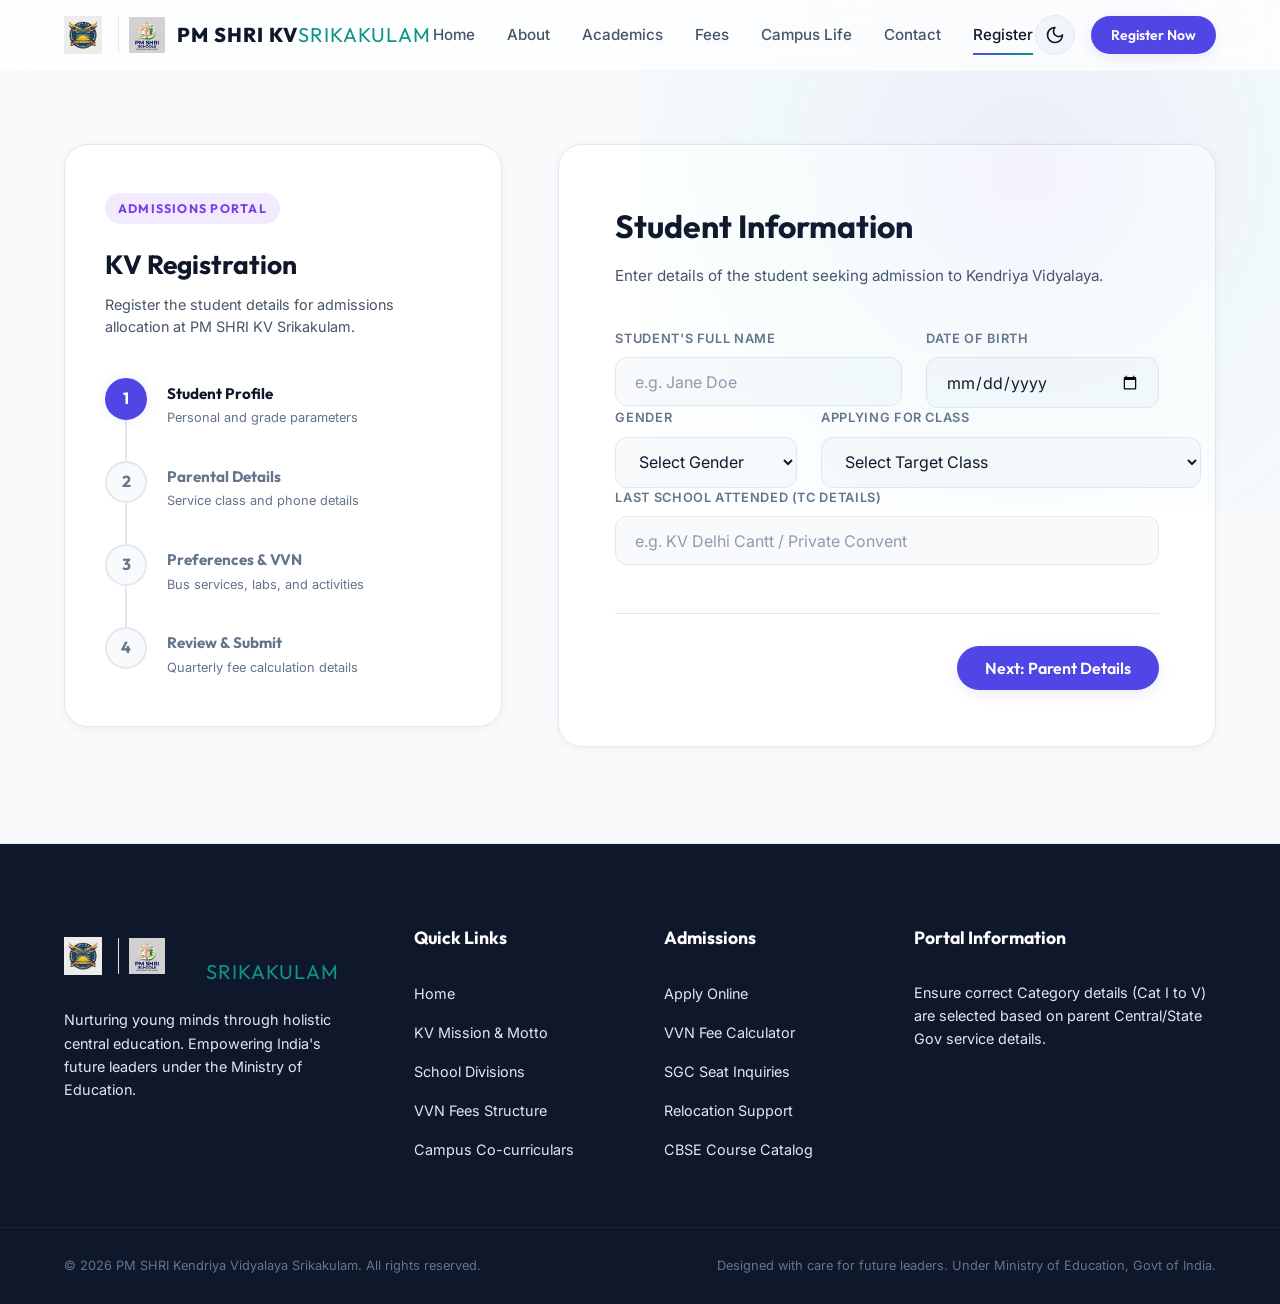
<file: ALL IN ONE/register.html>
<!DOCTYPE html>
<html lang="en" data-theme="dark">
<head>
    <meta charset="UTF-8">
    <meta name="viewport" content="width=device-width, initial-scale=1.0">
    <title>Student Registration | PM SHRI Kendriya Vidyalaya Srikakulam</title>
    <meta name="description" content="Apply online to register for PM SHRI Kendriya Vidyalaya Srikakulam. Simple central government admission registration portal.">
    <!-- Google Fonts -->
    <link rel="preconnect" href="https://fonts.googleapis.com">
    <link rel="preconnect" href="https://fonts.gstatic.com" crossorigin>
    <link href="https://fonts.googleapis.com/css2?family=Inter:wght@300;400;500;600;700&family=Outfit:wght@400;500;600;700;800&display=swap" rel="stylesheet">
    <!-- Custom CSS -->
    <link rel="stylesheet" href="styles.css">
</head>
<body>

    <!-- Header Navbar -->
    <header class="navbar-header">
        <div class="nav-container">
            <a href="index.html" class="logo-area">
                <img src="assets/logo.png" alt="KVS Logo" class="logo-img">
                <img src="assets/pm_shri_logo.png" alt="PM SHRI Logo" class="logo-img pm-shri-logo">
                <span class="logo-text">PM SHRI KV<span>SRIKAKULAM</span></span>
            </a>
            
            <nav class="nav-menu" id="navMenu">
                <a href="index.html#home" class="nav-link">Home</a>
                <a href="index.html#about" class="nav-link">About</a>
                <a href="index.html#academics" class="nav-link">Academics</a>
                <a href="index.html#calculator" class="nav-link">Fees</a>
                <a href="index.html#life" class="nav-link">Campus Life</a>
                <a href="index.html#contact" class="nav-link">Contact</a>
                <a href="#" class="nav-link active">Register</a>
                <a href="#" class="btn btn-primary btn-sm mobile-only-btn active">Register Now</a>
            </nav>

            <div class="nav-actions">
                <!-- Theme Toggle Button -->
                <button class="theme-toggle-btn" id="themeToggleBtn" aria-label="Toggle Theme">
                    <!-- Sun Icon -->
                    <svg class="sun-icon" xmlns="http://www.w3.org/2000/svg" viewBox="0 0 24 24" fill="none" stroke="currentColor" stroke-width="2" stroke-linecap="round" stroke-linejoin="round">
                        <circle cx="12" cy="12" r="4"></circle>
                        <path d="M12 2v2M12 20v2M4.93 4.93l1.41 1.41M17.66 17.66l1.41 1.41M2 12h2M20 12h2M6.34 17.66l-1.41 1.41M19.07 4.93l-1.41 1.41"></path>
                    </svg>
                    <!-- Moon Icon -->
                    <svg class="moon-icon" xmlns="http://www.w3.org/2000/svg" viewBox="0 0 24 24" fill="none" stroke="currentColor" stroke-width="2" stroke-linecap="round" stroke-linejoin="round">
                        <path d="M12 3a6 6 0 0 0 9 9 9 9 0 1 1-9-9Z"></path>
                    </svg>
                </button>

                <a href="#" class="btn btn-primary btn-sm desktop-only-btn active">Register Now</a>

                <!-- Mobile Menu Button -->
                <button class="mobile-menu-btn" id="mobileMenuBtn" aria-label="Toggle Menu">
                    <span class="bar"></span>
                    <span class="bar"></span>
                    <span class="bar"></span>
                </button>
            </div>
        </div>
    </header>

    <!-- Registration Section -->
    <section class="registration-section section-padding">
        <div class="hero-bg-glow"></div>
        <div class="container registration-container">
            <!-- Sidebar: Registration Progress Timeline -->
            <div class="registration-sidebar">
                <div class="sidebar-header">
                    <span class="info-tag">Admissions Portal</span>
                    <h2>KV Registration</h2>
                    <p>Register the student details for admissions allocation at PM SHRI KV Srikakulam.</p>
                </div>
                
                <div class="progress-steps-list">
                    <div class="step-progress-item active" id="progressStep1">
                        <div class="progress-dot-wrapper">
                            <span class="progress-dot">1</span>
                        </div>
                        <div class="step-info">
                            <strong>Student Profile</strong>
                            <span>Personal and grade parameters</span>
                        </div>
                    </div>
                    <div class="step-progress-item" id="progressStep2">
                        <div class="progress-dot-wrapper">
                            <span class="progress-dot">2</span>
                        </div>
                        <div class="step-info">
                            <strong>Parental Details</strong>
                            <span>Service class and phone details</span>
                        </div>
                    </div>
                    <div class="step-progress-item" id="progressStep3">
                        <div class="progress-dot-wrapper">
                            <span class="progress-dot">3</span>
                        </div>
                        <div class="step-info">
                            <strong>Preferences & VVN</strong>
                            <span>Bus services, labs, and activities</span>
                        </div>
                    </div>
                    <div class="step-progress-item" id="progressStep4">
                        <div class="progress-dot-wrapper">
                            <span class="progress-dot">4</span>
                        </div>
                        <div class="step-info">
                            <strong>Review & Submit</strong>
                            <span>Quarterly fee calculation details</span>
                        </div>
                    </div>
                </div>
            </div>

            <!-- Main Panel: Registration Form -->
            <div class="registration-form-panel">
                <form id="registrationForm" class="contact-form">
                    
                    <!-- STEP 1: Student Information -->
                    <div class="form-step-panel active" id="stepPanel1">
                        <div class="panel-header">
                            <h2>Student Information</h2>
                            <p>Enter details of the student seeking admission to Kendriya Vidyalaya.</p>
                        </div>
                        
                        <div class="form-row">
                            <div class="input-field">
                                <label for="regStudentName">Student's Full Name</label>
                                <input type="text" id="regStudentName" placeholder="e.g. Jane Doe" required>
                            </div>
                            <div class="input-field">
                                <label for="regStudentDob">Date of Birth</label>
                                <input type="date" id="regStudentDob" required>
                            </div>
                        </div>

                        <div class="form-row">
                            <div class="input-field">
                                <label for="regStudentGender">Gender</label>
                                <select id="regStudentGender" required>
                                    <option value="" disabled selected>Select Gender</option>
                                    <option value="female">Female</option>
                                    <option value="male">Male</option>
                                    <option value="nonbinary">Non-Binary</option>
                                    <option value="other">Prefer not to say</option>
                                </select>
                            </div>
                            <div class="input-field">
                                <label for="regStudentGrade">Applying for Class</label>
                                <select id="regStudentGrade" required>
                                    <option value="" disabled selected>Select Target Class</option>
                                    <option value="primary" data-price="500">Primary Division (Class I-V)</option>
                                    <option value="middle" data-price="600">Secondary Division (Class VI-X)</option>
                                    <option value="high" data-price="650">Senior Secondary Commerce (Class XI-XII)</option>
                                </select>
                            </div>
                        </div>

                        <div class="input-field">
                            <label for="regStudentSchool">Last School Attended (TC details)</label>
                            <input type="text" id="regStudentSchool" placeholder="e.g. KV Delhi Cantt / Private Convent">
                        </div>

                        <div class="form-navigation-actions">
                            <button type="button" class="btn btn-primary btn-next" data-next="2">Next: Parent Details</button>
                        </div>
                    </div>

                    <!-- STEP 2: Parent & Guardian Details -->
                    <div class="form-step-panel" id="stepPanel2">
                        <div class="panel-header">
                            <h2>Parental & Guardian Details</h2>
                            <p>Provide central/state government employment details for service priority.</p>
                        </div>

                        <div class="form-row">
                            <div class="input-field">
                                <label for="regParentName">Parent's Full Name</label>
                                <input type="text" id="regParentName" placeholder="e.g. John Doe" required>
                            </div>
                            <div class="input-field">
                                <label for="regParentEmail">Parent's Email Address</label>
                                <input type="email" id="regParentEmail" placeholder="e.g. john@example.com" required>
                            </div>
                        </div>

                        <div class="form-row">
                            <div class="input-field">
                                <label for="regParentPhone">Primary Mobile Number</label>
                                <input type="tel" id="regParentPhone" placeholder="e.g. +91 98765 43210" required>
                            </div>
                            <div class="input-field">
                                <label for="regEmergencyPhone">Emergency Mobile Number</label>
                                <input type="tel" id="regEmergencyPhone" placeholder="e.g. +91 98765 45678" required>
                            </div>
                        </div>

                        <div class="form-row">
                            <div class="input-field">
                                <label for="regParentCategory">Service Category Priority</label>
                                <select id="regParentCategory" required>
                                    <option value="" disabled selected>Select Category</option>
                                    <option value="cat1">Category I - Central Gov / Defense Employees</option>
                                    <option value="cat2">Category II - Central PSUs / Autonomous bodies</option>
                                    <option value="cat3">Category III - State Government Employees</option>
                                    <option value="cat4">Category IV - State PSUs / Autonomous bodies</option>
                                    <option value="cat5">Category V - General / Private Employees</option>
                                </select>
                            </div>
                            <div class="input-field">
                                <label for="regSgc">Single Girl Child (SGC) quota?</label>
                                <select id="regSgc">
                                    <option value="no">No</option>
                                    <option value="yes">Yes, SGC Candidate</option>
                                </select>
                            </div>
                        </div>

                        <div class="input-field">
                            <label for="regAddress">Residential Address in Srikakulam</label>
                            <textarea id="regAddress" rows="3" placeholder="Quarter No, Area details, Srikakulam, AP, ZIP Code" required></textarea>
                        </div>

                        <div class="form-navigation-actions">
                            <button type="button" class="btn btn-secondary btn-prev" data-prev="1">Back</button>
                            <button type="button" class="btn btn-primary btn-next" data-next="3">Next: Preferences</button>
                        </div>
                    </div>

                    <!-- STEP 3: Preferences & VVN Options -->
                    <div class="form-step-panel" id="stepPanel3">
                        <div class="panel-header">
                            <h2>Preferences & VVN Options</h2>
                            <p>Select bus transport routes and elective preferences for computational fees.</p>
                        </div>

                        <div class="form-row">
                            <div class="input-field">
                                <label for="regTransport">KV School Bus Shuttle</label>
                                <select id="regTransport">
                                    <option value="none" data-price="0">No, Private Arrangement - ₹0/mo</option>
                                    <option value="standard" data-price="800">Standard Town Route - ₹800/mo</option>
                                    <option value="door" data-price="1200">Extended Suburb Route - ₹1,200/mo</option>
                                </select>
                            </div>
                            <div class="input-field">
                                <label for="regDining">Informatics Elective Fee</label>
                                <select id="regDining">
                                    <option value="none" data-price="0">No Computer Elective - ₹0/mo</option>
                                    <option value="standard" data-price="150">Informatics Computer Fee - ₹150/mo</option>
                                    <option value="premium" data-price="300">Specialist Coding Elective - ₹300/mo</option>
                                </select>
                            </div>
                        </div>

                        <div class="checkbox-group">
                            <label>Co-Curricular Clubs</label>
                            <div class="checkbox-options">
                                <label class="checkbox-container">
                                    <input type="checkbox" class="reg-club-cb" data-price="50" data-name="Scouts & Guides">
                                    <span class="checkmark"></span>
                                    Scouts & Guides Unit (+₹50/mo)
                                </label>
                                <label class="checkbox-container">
                                    <input type="checkbox" class="reg-club-cb" data-price="60" data-name="NCC Cadets">
                                    <span class="checkmark"></span>
                                    NCC Cadet Program (+₹60/mo)
                                </label>
                                <label class="checkbox-container">
                                    <input type="checkbox" class="reg-club-cb" data-price="50" data-name="KV Sports Club">
                                    <span class="checkmark"></span>
                                    KV Sports & Athletics Club (+₹50/mo)
                                </label>
                                <label class="checkbox-container">
                                    <input type="checkbox" class="reg-club-cb" data-price="40" data-name="Cultural Club">
                                    <span class="checkmark"></span>
                                    Fine Arts & Cultural Club (+₹40/mo)
                                </label>
                            </div>
                        </div>

                        <div class="input-field">
                            <label>Government Certificates upload (Mockup)</label>
                            <div class="file-upload-mockup">
                                <svg xmlns="http://www.w3.org/2000/svg" width="28" height="28" viewBox="0 0 24 24" fill="none" stroke="currentColor" stroke-width="2" stroke-linecap="round" stroke-linejoin="round"><path d="M21 15v4a2 2 0 0 1-2 2H5a2 2 0 0 1-2-2v-4"></path><polyline points="17 8 12 3 7 8"></polyline><line x1="12" x2="12" y1="3" y2="15"></line></svg>
                                <span>Upload Birth Certificate, Parent Service Certificate, or Transfer Certificate (TC)</span>
                                <input type="file" id="regMockUpload" accept="application/pdf,image/*">
                            </div>
                        </div>

                        <div class="form-navigation-actions">
                            <button type="button" class="btn btn-secondary btn-prev" data-prev="2">Back</button>
                            <button type="button" class="btn btn-primary btn-next" data-next="4">Next: Review Details</button>
                        </div>
                    </div>

                    <!-- STEP 4: Review & Submit -->
                    <div class="form-step-panel" id="stepPanel4">
                        <div class="panel-header">
                            <h2>Review & Submit Enrollment</h2>
                            <p>Verify registration details before sending files to Kendriya Vidyalaya Srikakulam.</p>
                        </div>

                        <div class="review-details-summary">
                            <div class="review-block">
                                <h3>Student Profile</h3>
                                <p><strong>Name:</strong> <span id="revStudentName">-</span></p>
                                <p><strong>Target Class:</strong> <span id="revGrade">-</span></p>
                                <p><strong>DOB:</strong> <span id="revDob">-</span> | <strong>Gender:</strong> <span id="revGender">-</span></p>
                            </div>

                            <div class="review-block">
                                <h3>Parent Profile</h3>
                                <p><strong>Name:</strong> <span id="revParentName">-</span></p>
                                <p><strong>Mobile:</strong> <span id="revParentPhone">-</span> | <strong>Email:</strong> <span id="revParentEmail">-</span></p>
                            </div>

                            <div class="review-block">
                                <h3>Fee Breakdown (Estimated)</h3>
                                <div class="review-breakdown-list">
                                    <div class="rev-item">
                                        <span>Quarterly VVN Fund</span>
                                        <span id="revTuitionFee">₹0.00</span>
                                    </div>
                                    <div class="rev-item">
                                        <span>Transport Bus Shuttle</span>
                                        <span id="revTransportFee">₹0.00</span>
                                    </div>
                                    <div class="rev-item">
                                        <span>Informatics computer fee</span>
                                        <span id="revDiningFee">₹0.00</span>
                                    </div>
                                    <div class="rev-item">
                                        <span>Co-curricular Clubs</span>
                                        <span id="revClubsFee">₹0.00</span>
                                    </div>
                                    <div class="rev-divider"></div>
                                    <div class="rev-total">
                                        <span>Total Monthly Estimate</span>
                                        <strong id="revTotalMonthly">₹0.00</strong>
                                    </div>
                                    <div class="rev-total-annual">
                                        <span>Quarterly Term Fee (3 months total)</span>
                                        <strong id="revTotalAnnual">₹0.00</strong>
                                    </div>
                                </div>
                            </div>
                        </div>

                        <div class="form-navigation-actions">
                            <button type="button" class="btn btn-secondary btn-prev" data-prev="3">Back</button>
                            <button type="submit" class="btn btn-primary" id="regSubmitBtn">Submit KV Registration</button>
                        </div>
                    </div>
                </form>

                <!-- Success Overlay (Hidden by default) -->
                <div class="form-success-overlay" id="regSuccessOverlay">
                    <div class="success-content">
                        <div class="success-icon-wrapper">
                            <svg xmlns="http://www.w3.org/2000/svg" viewBox="0 0 24 24" fill="none" stroke="currentColor" stroke-width="3" stroke-linecap="round" stroke-linejoin="round"><path d="M20 6 9 17l-5-5"/></svg>
                        </div>
                        <h3>Admissions Form Submitted!</h3>
                        <p>Your enrollment registration request has been successfully registered. (Application ID: <strong id="regReceiptId">#KVSK-REG-2026-9812</strong>).</p>
                        
                        <!-- Print Ticket Simulated Badge -->
                        <div class="receipt-badge">
                            <div class="receipt-header">
                                <strong>PM SHRI KV SRIKAKULAM</strong>
                                <span>Admissions Slip</span>
                            </div>
                            <div class="receipt-row">
                                <span>Student</span>
                                <strong id="ticketStudentName">Jane Doe</strong>
                            </div>
                            <div class="receipt-row">
                                <span>Class Target</span>
                                <strong id="ticketGrade">Class 10</strong>
                            </div>
                            <div class="receipt-row">
                                <span>Academic Year</span>
                                <strong>2026-2027</strong>
                            </div>
                        </div>

                        <div class="success-actions">
                            <button type="button" class="btn btn-primary" id="printReceiptBtn">Print Registration Slip</button>
                            <a href="index.html" class="btn btn-secondary">Return to Home</a>
                        </div>
                    </div>
                </div>
            </div>
        </div>
    </section>

    <!-- Footer -->
    <footer>
        <div class="container footer-grid">
            <div class="footer-col brand">
                <a href="index.html" class="logo-area">
                    <img src="assets/logo.png" alt="KVS Logo" class="logo-img">
                    <img src="assets/pm_shri_logo.png" alt="PM SHRI Logo" class="logo-img pm-shri-logo">
                    <span class="logo-text">PM SHRI KV<span>SRIKAKULAM</span></span>
                </a>
                <p>Nurturing young minds through holistic central education. Empowering India's future leaders under the Ministry of Education.</p>
            </div>
            
            <div class="footer-col links">
                <h4>Quick Links</h4>
                <ul>
                    <li><a href="index.html#home">Home</a></li>
                    <li><a href="index.html#about">KV Mission & Motto</a></li>
                    <li><a href="index.html#academics">School Divisions</a></li>
                    <li><a href="index.html#calculator">VVN Fees Structure</a></li>
                    <li><a href="index.html#life">Campus Co-curriculars</a></li>
                </ul>
            </div>

            <div class="footer-col links">
                <h4>Admissions</h4>
                <ul>
                    <li><a href="#">Apply Online</a></li>
                    <li><a href="index.html#calculator">VVN Fee Calculator</a></li>
                    <li><a href="index.html#contact">SGC Seat Inquiries</a></li>
                    <li><a href="index.html#contact">Relocation Support</a></li>
                    <li><a href="index.html#about">CBSE Course Catalog</a></li>
                </ul>
            </div>

            <div class="footer-col newsletter">
                <h4>Portal Information</h4>
                <p>Ensure correct Category details (Cat I to V) are selected based on parent Central/State Gov service details.</p>
            </div>
        </div>
        
        <div class="footer-bottom">
            <div class="container fb-container">
                <p>&copy; 2026 PM SHRI Kendriya Vidyalaya Srikakulam. All rights reserved.</p>
                <p>Designed with care for future leaders. Under Ministry of Education, Govt of India.</p>
            </div>
        </div>
    </footer>

    <!-- Script file -->
    <script src="app.js"></script>
</body>
</html>
</file>
<file: ALL IN ONE/styles.css>
/* ==========================================================================
   Aether Academy - Design System & Stylesheet
   ========================================================================== */

/* --------------------------------------------------------------------------
   1. Theme Variables & Reset
   -------------------------------------------------------------------------- */
:root {
    /* Fonts */
    --font-heading: 'Outfit', 'Inter', -apple-system, BlinkMacSystemFont, "Segoe UI", Roboto, sans-serif;
    --font-body: 'Inter', -apple-system, BlinkMacSystemFont, "Segoe UI", Roboto, sans-serif;

    /* Transition speeds */
    --transition-fast: 0.2s cubic-bezier(0.4, 0, 0.2, 1);
    --transition-normal: 0.3s cubic-bezier(0.4, 0, 0.2, 1);
    --transition-slow: 0.5s cubic-bezier(0.4, 0, 0.2, 1);

    /* Shadows */
    --shadow-sm: 0 2px 8px rgba(0, 0, 0, 0.05);
    --shadow-md: 0 8px 24px rgba(0, 0, 0, 0.08);
    --shadow-lg: 0 16px 40px rgba(0, 0, 0, 0.12);
}

/* Light Theme Variables */
[data-theme="light"] {
    --bg-primary: #f8fafc;
    --bg-secondary: #ffffff;
    --bg-alt: #f1f5f9;
    
    --text-primary: #0f172a;
    --text-secondary: #475569;
    --text-muted: #64748b;
    --text-inverse: #ffffff;
    
    --primary: #4f46e5;
    --primary-hover: #4338ca;
    --primary-light: rgba(79, 70, 229, 0.1);
    
    --accent-teal: #0d9488;
    --accent-teal-light: rgba(13, 148, 136, 0.1);
    
    --accent-purple: #7c3aed;
    --accent-purple-light: rgba(124, 58, 237, 0.1);

    --accent-coral: #e11d48;
    --accent-coral-light: rgba(225, 29, 72, 0.1);
    
    --border-color: #e2e8f0;
    --border-glow: rgba(79, 70, 229, 0.15);
    --card-bg: rgba(255, 255, 255, 0.85);
    --glass-bg: rgba(255, 255, 255, 0.7);
    --glass-border: rgba(241, 245, 249, 0.6);
    --footer-bg: #0f172a;
    --footer-text: #e2e8f0;
}

/* Dark Theme Variables */
[data-theme="dark"] {
    --bg-primary: #090d16;
    --bg-secondary: #111827;
    --bg-alt: #0e1320;
    
    --text-primary: #f8fafc;
    --text-secondary: #94a3b8;
    --text-muted: #64748b;
    --text-inverse: #090d16;
    
    --primary: #6366f1;
    --primary-hover: #818cf8;
    --primary-light: rgba(99, 102, 241, 0.15);
    
    --accent-teal: #14b8a6;
    --accent-teal-light: rgba(20, 184, 166, 0.15);
    
    --accent-purple: #a78bfa;
    --accent-purple-light: rgba(167, 139, 250, 0.15);

    --accent-coral: #fb7185;
    --accent-coral-light: rgba(251, 113, 133, 0.15);
    
    --border-color: #1f2937;
    --border-glow: rgba(99, 102, 241, 0.25);
    --card-bg: rgba(17, 24, 39, 0.65);
    --glass-bg: rgba(17, 24, 39, 0.5);
    --glass-border: rgba(255, 255, 255, 0.05);
    --footer-bg: #05070c;
    --footer-text: #94a3b8;
}

/* Global Reset */
*, *::before, *::after {
    box-sizing: border-box;
    margin: 0;
    padding: 0;
}

html {
    scroll-behavior: smooth;
    font-size: 16px;
    height: 100%;
}

body {
    background-color: var(--bg-primary);
    color: var(--text-primary);
    font-family: var(--font-body);
    line-height: 1.6;
    overflow-x: hidden;
    transition: background-color var(--transition-normal), color var(--transition-normal);
}

img {
    max-width: 100%;
    height: auto;
    display: block;
}

a {
    color: inherit;
    text-decoration: none;
    transition: color var(--transition-fast);
}

button, input, select, textarea {
    font-family: inherit;
    font-size: inherit;
    color: inherit;
    background: none;
    border: none;
}

button {
    cursor: pointer;
}

ul {
    list-style: none;
}

/* --------------------------------------------------------------------------
   2. Typography & Layout Utilities
   -------------------------------------------------------------------------- */
.container {
    width: 100%;
    max-width: 1200px;
    margin-right: auto;
    margin-left: auto;
    padding-right: 1.5rem;
    padding-left: 1.5rem;
}

.section-padding {
    padding-top: 6.5rem;
    padding-bottom: 6.5rem;
}

.bg-alt {
    background-color: var(--bg-alt);
}

.text-center {
    text-align: center;
}

.max-600 {
    max-width: 600px;
    margin-left: auto;
    margin-right: auto;
}

.gradient-text {
    background: linear-gradient(135deg, var(--primary), var(--accent-teal));
    -webkit-background-clip: text;
    -webkit-text-fill-color: transparent;
    background-clip: text;
}

/* Section Headers */
.section-header {
    margin-bottom: 4rem;
}

.section-subtitle {
    font-family: var(--font-heading);
    font-weight: 600;
    font-size: 0.875rem;
    text-transform: uppercase;
    letter-spacing: 0.15em;
    color: var(--primary);
    display: inline-block;
    margin-bottom: 0.75rem;
}

.section-title {
    font-family: var(--font-heading);
    font-size: 2.25rem;
    font-weight: 700;
    line-height: 1.25;
    margin-bottom: 1.25rem;
}

.title-bar {
    width: 60px;
    height: 4px;
    background: linear-gradient(90deg, var(--primary), var(--accent-teal));
    margin: 0 auto 1.5rem auto;
    border-radius: 2px;
}

.section-desc {
    color: var(--text-secondary);
    font-size: 1.1rem;
}

/* Buttons */
.btn {
    display: inline-flex;
    align-items: center;
    justify-content: center;
    font-weight: 600;
    font-family: var(--font-heading);
    border-radius: 30px;
    padding: 0.75rem 1.75rem;
    transition: all var(--transition-fast);
    text-align: center;
}

.btn-sm {
    padding: 0.5rem 1.25rem;
    font-size: 0.875rem;
}

.btn-lg {
    padding: 0.95rem 2.25rem;
    font-size: 1.05rem;
}

.btn-block {
    display: flex;
    width: 100%;
}

.btn-primary {
    background-color: var(--primary);
    color: var(--text-inverse);
    box-shadow: 0 4px 14px var(--primary-light);
}

.btn-primary:hover {
    background-color: var(--primary-hover);
    transform: translateY(-2px);
    box-shadow: 0 6px 20px rgba(99, 102, 241, 0.4);
}

.btn-secondary {
    background-color: var(--primary-light);
    color: var(--primary);
    border: 1px solid rgba(99, 102, 241, 0.2);
}

.btn-secondary:hover {
    background-color: var(--primary);
    color: var(--text-inverse);
    transform: translateY(-2px);
}

/* Scrollbar styles */
::-webkit-scrollbar {
    width: 8px;
}

::-webkit-scrollbar-track {
    background: var(--bg-primary);
}

::-webkit-scrollbar-thumb {
    background: var(--border-color);
    border-radius: 4px;
}

::-webkit-scrollbar-thumb:hover {
    background: var(--text-muted);
}

/* --------------------------------------------------------------------------
   3. Header Navbar
   -------------------------------------------------------------------------- */
.navbar-header {
    position: fixed;
    top: 0;
    left: 0;
    width: 100%;
    z-index: 100;
    background-color: var(--glass-bg);
    backdrop-filter: blur(12px);
    -webkit-backdrop-filter: blur(12px);
    border-bottom: 1px solid var(--glass-border);
    transition: background-color var(--transition-normal), border-color var(--transition-normal);
}

.nav-container {
    display: flex;
    align-items: center;
    justify-content: space-between;
    height: 70px;
    max-width: 1200px;
    margin: 0 auto;
    padding: 0 1.5rem;
}

/* Logo area */
.logo-area {
    display: flex;
    align-items: center;
    gap: 0.75rem;
}

.logo-img {
    height: 38px;
    width: auto;
    object-fit: contain;
}

.pm-shri-logo {
    height: 36px;
    width: auto;
    border-left: 1.5px solid var(--border-color);
    padding-left: 0.65rem;
    margin-left: 0.25rem;
}

.logo-text {
    font-family: var(--font-heading);
    font-weight: 800;
    font-size: 1.25rem;
    letter-spacing: 0.05em;
    color: var(--text-primary);
}

.logo-text span {
    font-weight: 400;
    color: var(--accent-teal);
}

/* Nav Menu */
.nav-menu {
    display: flex;
    align-items: center;
    gap: 2rem;
}

.nav-link {
    font-weight: 500;
    font-size: 0.95rem;
    position: relative;
    padding: 0.5rem 0;
    color: var(--text-secondary);
}

.nav-link::after {
    content: '';
    position: absolute;
    bottom: 0;
    left: 0;
    width: 0;
    height: 2px;
    background: linear-gradient(90deg, var(--primary), var(--accent-teal));
    transition: width var(--transition-normal);
}

.nav-link:hover, .nav-link.active {
    color: var(--text-primary);
}

.nav-link:hover::after, .nav-link.active::after {
    width: 100%;
}

.nav-actions {
    display: flex;
    align-items: center;
    gap: 1rem;
}

/* Theme toggle button */
.theme-toggle-btn {
    display: flex;
    align-items: center;
    justify-content: center;
    width: 40px;
    height: 40px;
    border-radius: 50%;
    background-color: var(--bg-alt);
    border: 1px solid var(--border-color);
    color: var(--text-primary);
    transition: all var(--transition-fast);
}

.theme-toggle-btn:hover {
    transform: scale(1.05);
    background-color: var(--border-color);
}

.theme-toggle-btn svg {
    width: 20px;
    height: 20px;
}

/* Toggle Sun/Moon based on theme settings */
[data-theme="dark"] .sun-icon {
    display: block;
}
[data-theme="dark"] .moon-icon {
    display: none;
}
[data-theme="light"] .sun-icon {
    display: none;
}
[data-theme="light"] .moon-icon {
    display: block;
}

/* Mobile responsive menu */
.mobile-menu-btn {
    display: none;
    flex-direction: column;
    justify-content: space-between;
    width: 24px;
    height: 18px;
}

.mobile-menu-btn .bar {
    width: 100%;
    height: 2px;
    background-color: var(--text-primary);
    border-radius: 2px;
    transition: all var(--transition-normal);
}

.mobile-only-btn {
    display: none;
}

/* --------------------------------------------------------------------------
   4. Hero Section
   -------------------------------------------------------------------------- */
.hero-section {
    position: relative;
    padding-top: 10rem;
    padding-bottom: 7rem;
    min-height: 90vh;
    display: flex;
    align-items: center;
    background-color: var(--bg-primary);
    overflow: hidden;
}

.hero-bg-glow {
    position: absolute;
    top: -20%;
    right: -10%;
    width: 60%;
    height: 80%;
    background: radial-gradient(circle, rgba(99, 102, 241, 0.08) 0%, rgba(20, 184, 166, 0.03) 50%, rgba(0,0,0,0) 100%);
    z-index: 1;
    pointer-events: none;
}

.hero-container {
    display: grid;
    grid-template-columns: 1.1fr 0.9fr;
    gap: 4rem;
    align-items: center;
    position: relative;
    z-index: 2;
}

.hero-badge {
    display: inline-flex;
    align-items: center;
    gap: 0.5rem;
    background-color: var(--primary-light);
    color: var(--primary);
    padding: 0.4rem 1rem;
    border-radius: 20px;
    font-size: 0.85rem;
    font-weight: 600;
    margin-bottom: 1.5rem;
    border: 1px solid rgba(99, 102, 241, 0.15);
}

.badge-dot {
    width: 8px;
    height: 8px;
    border-radius: 50%;
    background-color: var(--primary);
    box-shadow: 0 0 8px var(--primary);
    animation: pulse 1.8s infinite;
}

.hero-title {
    font-family: var(--font-heading);
    font-size: clamp(2.5rem, 5vw, 3.75rem);
    font-weight: 800;
    line-height: 1.15;
    letter-spacing: -0.02em;
    margin-bottom: 1.5rem;
}

.hero-desc {
    color: var(--text-secondary);
    font-size: 1.15rem;
    line-height: 1.7;
    margin-bottom: 2.5rem;
    max-width: 580px;
}

.hero-ctas {
    display: flex;
    gap: 1.25rem;
    align-items: center;
}

/* Hero Media Image Area */
.hero-media {
    position: relative;
}

.hero-image-wrapper {
    position: relative;
    border-radius: 24px;
    overflow: visible;
}

.hero-img {
    border-radius: 24px;
    box-shadow: var(--shadow-lg);
    border: 1px solid var(--glass-border);
    transition: transform var(--transition-slow);
}

.hero-image-wrapper:hover .hero-img {
    transform: scale(1.02);
}

/* Floating glassmorphic stat widgets */
.glass-stat-card {
    position: absolute;
    display: flex;
    align-items: center;
    gap: 1rem;
    padding: 0.9rem 1.25rem;
    background-color: var(--glass-bg);
    backdrop-filter: blur(16px);
    -webkit-backdrop-filter: blur(16px);
    border: 1px solid var(--glass-border);
    border-radius: 18px;
    box-shadow: var(--shadow-md);
    z-index: 5;
    width: max-content;
}

.card-top-left {
    top: 15%;
    left: -15%;
}

.card-bottom-right {
    bottom: 12%;
    right: -10%;
}

.stat-icon-wrapper {
    width: 44px;
    height: 44px;
    border-radius: 12px;
    display: flex;
    align-items: center;
    justify-content: center;
    color: #ffffff;
}

.stat-icon-wrapper.purple {
    background-color: #8b5cf6;
    box-shadow: 0 4px 10px rgba(139, 92, 246, 0.3);
}

.stat-icon-wrapper.teal {
    background-color: #0d9488;
    box-shadow: 0 4px 10px rgba(13, 148, 136, 0.3);
}

.stat-icon-wrapper svg {
    stroke: #ffffff;
}

.stat-details {
    display: flex;
    flex-direction: column;
}

.stat-num-sm {
    font-family: var(--font-heading);
    font-size: 1.25rem;
    font-weight: 700;
    line-height: 1.1;
    color: var(--text-primary);
}

.stat-label-sm {
    font-size: 0.775rem;
    color: var(--text-secondary);
    font-weight: 500;
}

/* Animations */
@keyframes pulse {
    0% { transform: scale(0.95); box-shadow: 0 0 0 0 rgba(99, 102, 241, 0.7); }
    70% { transform: scale(1); box-shadow: 0 0 0 6px rgba(99, 102, 241, 0); }
    100% { transform: scale(0.95); box-shadow: 0 0 0 0 rgba(99, 102, 241, 0); }
}

.float-animation {
    animation: float 6s ease-in-out infinite;
}

.float-animation-delayed {
    animation: float 6s ease-in-out infinite;
    animation-delay: 3s;
}

@keyframes float {
    0% { transform: translateY(0px); }
    50% { transform: translateY(-10px); }
    100% { transform: translateY(0px); }
}

/* --------------------------------------------------------------------------
   5. Stats Ribbon
   -------------------------------------------------------------------------- */
.stats-ribbon {
    background-color: var(--bg-secondary);
    border-top: 1px solid var(--border-color);
    border-bottom: 1px solid var(--border-color);
    padding: 2.25rem 0;
}

.ribbon-container {
    display: flex;
    align-items: center;
    justify-content: space-between;
    flex-wrap: wrap;
    gap: 2rem;
}

.ribbon-stat-item {
    flex: 1;
    min-width: 180px;
    text-align: center;
    display: flex;
    flex-direction: column;
}

.ribbon-num {
    font-family: var(--font-heading);
    font-size: 2.5rem;
    font-weight: 800;
    line-height: 1.1;
    color: var(--primary);
}

.ribbon-plus {
    font-family: var(--font-heading);
    font-size: 2.25rem;
    font-weight: 800;
    color: var(--accent-teal);
}

.ribbon-label {
    font-size: 0.9rem;
    color: var(--text-secondary);
    margin-top: 0.35rem;
    font-weight: 500;
}

.ribbon-divider {
    width: 1px;
    height: 45px;
    background-color: var(--border-color);
}

/* --------------------------------------------------------------------------
   6. About Pillars
   -------------------------------------------------------------------------- */
.about-pillars {
    display: grid;
    grid-template-columns: repeat(auto-fit, minmax(260px, 1fr));
    gap: 2rem;
    margin-top: 4rem;
    margin-bottom: 4rem;
}

.pillar-card {
    background-color: var(--bg-secondary);
    border: 1px solid var(--border-color);
    border-radius: 20px;
    padding: 2.5rem 2rem;
    transition: all var(--transition-normal);
}

.pillar-card:hover {
    transform: translateY(-8px);
    border-color: var(--border-glow);
    box-shadow: var(--shadow-md);
}

.pillar-icon-box {
    width: 60px;
    height: 60px;
    border-radius: 16px;
    display: flex;
    align-items: center;
    justify-content: center;
    margin-bottom: 1.75rem;
}

/* Dynamic Colors for Pillars */
.pillar-icon-box.blue { background-color: var(--primary-light); color: var(--primary); }
.pillar-icon-box.purple { background-color: var(--accent-purple-light); color: var(--accent-purple); }
.pillar-icon-box.teal { background-color: var(--accent-teal-light); color: var(--accent-teal); }
.pillar-icon-box.coral { background-color: var(--accent-coral-light); color: var(--accent-coral); }

.pillar-card h3 {
    font-family: var(--font-heading);
    font-size: 1.35rem;
    font-weight: 700;
    margin-bottom: 0.85rem;
    color: var(--text-primary);
}

.pillar-card p {
    color: var(--text-secondary);
    font-size: 0.95rem;
    line-height: 1.6;
}

.quote-banner {
    background: linear-gradient(135deg, var(--primary-light), var(--accent-teal-light));
    border: 1px solid var(--border-glow);
    border-radius: 24px;
    padding: 3rem 2rem;
    text-align: center;
    position: relative;
    max-width: 900px;
    margin: 4rem auto 0 auto;
}

.quote-text {
    font-family: var(--font-heading);
    font-style: italic;
    font-size: 1.5rem;
    line-height: 1.5;
    font-weight: 500;
    color: var(--text-primary);
    margin-bottom: 1rem;
}

.quote-author {
    font-family: var(--font-heading);
    font-weight: 700;
    text-transform: uppercase;
    letter-spacing: 0.1em;
    font-size: 0.875rem;
    color: var(--primary);
}

/* --------------------------------------------------------------------------
   7. Principal's Message Section
   -------------------------------------------------------------------------- */
.principal-section {
    background-color: var(--bg-alt);
}

.principal-message-wrapper {
    display: grid;
    grid-template-columns: 350px 1fr;
    gap: 3rem;
    align-items: start;
    max-width: 1200px;
    margin: 0 auto;
}

.principal-image-card {
    background-color: var(--bg-secondary);
    border: 1px solid var(--border-color);
    border-radius: 24px;
    overflow: hidden;
    text-align: center;
    box-shadow: var(--shadow-md);
    position: sticky;
    top: 8rem;
}

.principal-img {
    width: 100%;
    height: 400px;
    object-fit: cover;
    object-position: center top;
}

.principal-designation {
    padding: 1.5rem;
    background: linear-gradient(135deg, var(--primary-light), var(--accent-purple-light));
}

.principal-designation h3 {
    font-family: var(--font-heading);
    font-size: 1.5rem;
    font-weight: 700;
    color: var(--text-primary);
    margin-bottom: 0.25rem;
}

.principal-designation p {
    color: var(--text-secondary);
    font-size: 0.9rem;
    font-weight: 500;
}

.principal-content {
    background-color: var(--bg-secondary);
    border: 1px solid var(--border-color);
    border-radius: 24px;
    padding: 3rem;
    position: relative;
    box-shadow: var(--shadow-md);
}

.quote-icon-large {
    font-family: Georgia, serif;
    font-size: 6rem;
    line-height: 1;
    color: var(--primary);
    opacity: 0.15;
    position: absolute;
    top: 1rem;
    left: 2rem;
}

.principal-content h3 {
    font-family: var(--font-heading);
    font-size: 1.85rem;
    font-weight: 700;
    color: var(--text-primary);
    margin-bottom: 2rem;
    margin-left: 3rem;
}

.principal-text {
    color: var(--text-secondary);
    font-size: 1.05rem;
    line-height: 1.8;
    margin-bottom: 1.5rem;
}

.principal-signature {
    margin-top: 2.5rem;
    padding-top: 1.5rem;
    border-top: 1px solid var(--border-color);
    display: flex;
    flex-direction: column;
    gap: 0.5rem;
}

.signature-line {
    font-family: var(--font-heading);
    font-size: 1.1rem;
    font-weight: 600;
    color: var(--primary);
}

.signature-date {
    font-size: 0.9rem;
    color: var(--text-muted);
}

/* Responsive Design for Principal Section */
@media (max-width: 1024px) {
    .principal-message-wrapper {
        grid-template-columns: 280px 1fr;
        gap: 2rem;
    }

    .principal-img {
        height: 350px;
    }

    .principal-content {
        padding: 2rem;
    }
}

@media (max-width: 768px) {
    .principal-message-wrapper {
        grid-template-columns: 1fr;
        gap: 2rem;
    }

    .principal-image-card {
        position: relative;
        top: 0;
        max-width: 350px;
        margin: 0 auto;
    }

    .principal-img {
        height: 350px;
    }

    .principal-content {
        padding: 2rem;
    }

    .quote-icon-large {
        font-size: 4rem;
        top: 0.5rem;
        left: 1rem;
    }

    .principal-content h3 {
        margin-left: 2rem;
        font-size: 1.5rem;
    }

    .principal-text {
        font-size: 1rem;
    }
}

/* --------------------------------------------------------------------------
   8. Academics Section
   -------------------------------------------------------------------------- */
.tabs-container {
    display: flex;
    justify-content: center;
    gap: 1rem;
    margin-bottom: 3.5rem;
    background-color: var(--bg-primary);
    padding: 0.5rem;
    border-radius: 40px;
    width: max-content;
    margin-left: auto;
    margin-right: auto;
    border: 1px solid var(--border-color);
}

.tab-btn {
    display: flex;
    align-items: center;
    gap: 0.5rem;
    font-family: var(--font-heading);
    font-weight: 600;
    font-size: 0.95rem;
    padding: 0.75rem 1.5rem;
    border-radius: 30px;
    transition: all var(--transition-fast);
    color: var(--text-secondary);
}

.tab-btn:hover {
    color: var(--text-primary);
}

.tab-btn.active {
    background-color: var(--primary);
    color: var(--text-inverse);
}

.tab-panels-wrapper {
    position: relative;
    min-height: 400px;
}

.tab-panel {
    display: none;
    position: absolute;
    top: 0;
    left: 0;
    width: 100%;
    opacity: 0;
    transform: translateY(15px);
    transition: opacity var(--transition-normal) ease-in-out, transform var(--transition-normal) ease-in-out;
}

.tab-panel.active {
    display: block;
    position: relative;
    opacity: 1;
    transform: translateY(0);
}

.panel-content {
    display: grid;
    grid-template-columns: 1.1fr 0.9fr;
    gap: 4rem;
    align-items: center;
}

.panel-text h3 {
    font-family: var(--font-heading);
    font-size: 1.85rem;
    font-weight: 700;
    margin-bottom: 1.25rem;
}

.panel-text p {
    color: var(--text-secondary);
    font-size: 1.05rem;
    line-height: 1.7;
    margin-bottom: 2rem;
}

.curriculum-features {
    display: grid;
    grid-template-columns: 1fr;
    gap: 1rem;
}

.curriculum-features li {
    display: flex;
    align-items: center;
    gap: 0.75rem;
    font-weight: 500;
    color: var(--text-primary);
}

.curriculum-features li svg {
    color: var(--accent-teal);
    flex-shrink: 0;
}

.panel-image {
    position: relative;
}

.panel-img {
    border-radius: 20px;
    box-shadow: var(--shadow-md);
    border: 1px solid var(--border-color);
}

/* --------------------------------------------------------------------------
   8. Tuition Fee Calculator
   -------------------------------------------------------------------------- */
.calculator-wrapper {
    display: grid;
    grid-template-columns: 1.1fr 0.9fr;
    gap: 3rem;
    margin-top: 2rem;
}

.calculator-form {
    background-color: var(--bg-secondary);
    border: 1px solid var(--border-color);
    border-radius: 24px;
    padding: 3rem;
}

.calculator-form h3 {
    font-family: var(--font-heading);
    font-size: 1.5rem;
    font-weight: 700;
    margin-bottom: 2rem;
}

.input-group {
    display: flex;
    flex-direction: column;
    margin-bottom: 1.75rem;
}

.input-group label {
    font-size: 0.875rem;
    font-weight: 600;
    text-transform: uppercase;
    letter-spacing: 0.05em;
    color: var(--text-muted);
    margin-bottom: 0.65rem;
}

.input-group select {
    background-color: var(--bg-primary);
    border: 1.5px solid var(--border-color);
    border-radius: 12px;
    padding: 0.9rem 1.25rem;
    color: var(--text-primary);
    outline: none;
    transition: all var(--transition-fast);
}

.input-group select:focus {
    border-color: var(--primary);
    box-shadow: 0 0 0 4px var(--primary-light);
}

.checkbox-group {
    margin-bottom: 1rem;
}

.checkbox-group > label {
    font-size: 0.875rem;
    font-weight: 600;
    text-transform: uppercase;
    letter-spacing: 0.05em;
    color: var(--text-muted);
    margin-bottom: 0.85rem;
    display: block;
}

.checkbox-options {
    display: grid;
    grid-template-columns: 1fr;
    gap: 1rem;
}

/* Custom Checkbox styles */
.checkbox-container {
    display: flex;
    align-items: center;
    position: relative;
    padding-left: 2.25rem;
    cursor: pointer;
    font-size: 0.95rem;
    user-select: none;
    color: var(--text-secondary);
    font-weight: 500;
}

.checkbox-container input {
    position: absolute;
    opacity: 0;
    cursor: pointer;
    height: 0;
    width: 0;
}

.checkmark {
    position: absolute;
    top: 50%;
    left: 0;
    transform: translateY(-50%);
    height: 20px;
    width: 20px;
    background-color: var(--bg-primary);
    border: 1.5px solid var(--border-color);
    border-radius: 6px;
    transition: all var(--transition-fast);
}

.checkbox-container:hover input ~ .checkmark {
    border-color: var(--primary);
}

.checkbox-container input:checked ~ .checkmark {
    background-color: var(--primary);
    border-color: var(--primary);
}

.checkmark::after {
    content: "";
    position: absolute;
    display: none;
}

.checkbox-container input:checked ~ .checkmark::after {
    display: block;
}

.checkbox-container .checkmark::after {
    left: 6px;
    top: 2px;
    width: 5px;
    height: 10px;
    border: solid #ffffff;
    border-width: 0 2px 2px 0;
    transform: rotate(45deg);
}

.checkbox-container input:checked ~ span:not(.checkmark) {
    color: var(--text-primary);
}

/* Results Card on Right */
.calculator-results {
    background: linear-gradient(135deg, var(--bg-secondary) 0%, var(--bg-alt) 100%);
    border: 1px solid var(--border-glow);
    border-radius: 24px;
    padding: 3rem;
    display: flex;
    flex-direction: column;
    justify-content: space-between;
    box-shadow: var(--shadow-md);
}

.calculator-results h3 {
    font-family: var(--font-heading);
    font-size: 1.5rem;
    font-weight: 700;
    margin-bottom: 2.25rem;
}

.breakdown-list {
    display: flex;
    flex-direction: column;
    gap: 1.25rem;
}

.breakdown-item {
    display: flex;
    justify-content: space-between;
    font-size: 0.95rem;
    color: var(--text-secondary);
    font-weight: 500;
}

.breakdown-item span:last-child {
    font-family: var(--font-heading);
    font-weight: 700;
    color: var(--text-primary);
}

.breakdown-divider {
    height: 1px;
    background-color: var(--border-color);
    margin: 0.5rem 0;
}

.breakdown-total {
    display: flex;
    justify-content: space-between;
    align-items: flex-start;
}

.breakdown-total > span {
    font-size: 1.1rem;
    font-weight: 700;
    color: var(--text-primary);
    margin-top: 0.25rem;
}

.total-col {
    display: flex;
    flex-direction: column;
    text-align: right;
}

#totalMonthly {
    font-family: var(--font-heading);
    font-size: 2rem;
    font-weight: 800;
    color: var(--primary);
    line-height: 1.1;
}

#totalMonthly small {
    font-size: 0.9rem;
    font-weight: 500;
    color: var(--text-secondary);
}

#totalAnnual {
    font-size: 0.95rem;
    color: var(--accent-teal);
    font-weight: 600;
    margin-top: 0.35rem;
}

#totalAnnual small {
    font-size: 0.85rem;
    font-weight: 400;
    color: var(--text-muted);
}

.calc-cta-wrapper {
    margin-top: 3.5rem;
}

.calc-note {
    font-size: 0.775rem;
    color: var(--text-muted);
    text-align: center;
    margin-bottom: 1.5rem;
}

/* --------------------------------------------------------------------------
   9. Campus Life & Gallery
   -------------------------------------------------------------------------- */
.gallery-grid {
    display: grid;
    grid-template-columns: 1fr 1fr 1fr;
    gap: 1.5rem;
    margin-bottom: 5rem;
}

.gallery-item {
    position: relative;
    border-radius: 20px;
    overflow: hidden;
    height: 280px;
    border: 1px solid var(--border-color);
}

.gallery-img {
    width: 100%;
    height: 100%;
    object-fit: cover;
    transition: transform var(--transition-slow);
}

.gallery-overlay {
    position: absolute;
    bottom: 0;
    left: 0;
    width: 100%;
    padding: 2rem;
    background: linear-gradient(0deg, rgba(9, 13, 22, 0.9) 0%, rgba(9, 13, 22, 0.4) 60%, rgba(0,0,0,0) 100%);
    color: #ffffff;
    display: flex;
    flex-direction: column;
    justify-content: flex-end;
    opacity: 0;
    transform: translateY(20px);
    transition: all var(--transition-normal);
}

.gallery-item:hover .gallery-img {
    transform: scale(1.08);
}

.gallery-item:hover .gallery-overlay {
    opacity: 1;
    transform: translateY(0);
}

.gallery-tag {
    background-color: var(--primary);
    font-size: 0.7rem;
    font-weight: 700;
    text-transform: uppercase;
    letter-spacing: 0.1em;
    padding: 0.25rem 0.6rem;
    border-radius: 4px;
    width: max-content;
    margin-bottom: 0.5rem;
}

.gallery-overlay h4 {
    font-family: var(--font-heading);
    font-size: 1.2rem;
    font-weight: 700;
}

/* Testimonial Slider */
.testimonial-slider-container {
    max-width: 800px;
    margin: 0 auto;
    text-align: center;
}

.testimonial-slider-container h3 {
    font-family: var(--font-heading);
    font-size: 1.6rem;
    font-weight: 700;
    margin-bottom: 2.5rem;
}

.testimonial-slider {
    background-color: var(--bg-secondary);
    border: 1px solid var(--border-color);
    border-radius: 24px;
    padding: 4rem 3rem 3rem 3rem;
    position: relative;
    box-shadow: var(--shadow-sm);
    overflow: hidden;
}

.testimonial-slides {
    position: relative;
    min-height: 220px;
}

.testimonial-slide {
    position: absolute;
    top: 0;
    left: 0;
    width: 100%;
    opacity: 0;
    visibility: hidden;
    transform: translateX(30px);
    transition: opacity var(--transition-normal) ease-in-out, transform var(--transition-normal) ease-in-out, visibility 0s var(--transition-normal);
}

.testimonial-slide.active {
    opacity: 1;
    visibility: visible;
    transform: translateX(0);
    position: relative;
    transition: opacity var(--transition-normal) ease-in-out, transform var(--transition-normal) ease-in-out, visibility 0s;
}

.quote-icon {
    font-size: 5rem;
    font-family: var(--font-heading);
    line-height: 1;
    color: var(--primary-light);
    position: absolute;
    top: -2rem;
    left: 50%;
    transform: translateX(-50%);
    pointer-events: none;
}

.testimonial-content p {
    font-size: 1.15rem;
    line-height: 1.7;
    color: var(--text-primary);
    margin-bottom: 2rem;
}

.reviewer-info {
    display: flex;
    align-items: center;
    justify-content: center;
    gap: 1rem;
}

.reviewer-details h4 {
    font-family: var(--font-heading);
    font-size: 1.05rem;
    font-weight: 700;
    color: var(--text-primary);
}

.reviewer-details span {
    font-size: 0.85rem;
    color: var(--text-muted);
    font-weight: 500;
}

/* Slider Controls */
.slider-controls {
    display: flex;
    align-items: center;
    justify-content: center;
    gap: 1.5rem;
    margin-top: 2rem;
}

.slider-arrow {
    display: flex;
    align-items: center;
    justify-content: center;
    width: 44px;
    height: 44px;
    border-radius: 50%;
    background-color: var(--bg-primary);
    border: 1px solid var(--border-color);
    color: var(--text-primary);
    transition: all var(--transition-fast);
}

.slider-arrow:hover {
    background-color: var(--primary);
    color: var(--text-inverse);
    border-color: var(--primary);
}

.slider-arrow svg {
    width: 20px;
    height: 20px;
}

.slider-dots {
    display: flex;
    gap: 0.5rem;
}

.slider-dot {
    width: 8px;
    height: 8px;
    border-radius: 50%;
    background-color: var(--border-color);
    transition: all var(--transition-fast);
}

.slider-dot.active {
    background-color: var(--primary);
    transform: scale(1.3);
}

/* --------------------------------------------------------------------------
   10. Admissions & Contact Section
   -------------------------------------------------------------------------- */
.contact-container {
    display: grid;
    grid-template-columns: 1.1fr 0.9fr;
    gap: 4rem;
    align-items: start;
}

.contact-form-panel {
    background-color: var(--bg-secondary);
    border: 1px solid var(--border-color);
    border-radius: 24px;
    padding: 3.5rem;
    position: relative;
    overflow: hidden;
}

.panel-header h2 {
    font-family: var(--font-heading);
    font-size: 2rem;
    font-weight: 700;
    margin-bottom: 0.75rem;
}

.panel-header p {
    color: var(--text-secondary);
    font-size: 0.95rem;
    margin-bottom: 2.5rem;
}

.contact-form {
    display: flex;
    flex-direction: column;
    gap: 1.5rem;
}

.form-row {
    display: grid;
    grid-template-columns: 1fr 1fr;
    gap: 1.5rem;
}

.input-field {
    display: flex;
    flex-direction: column;
}

.input-field label {
    font-size: 0.8rem;
    font-weight: 600;
    text-transform: uppercase;
    letter-spacing: 0.05em;
    color: var(--text-muted);
    margin-bottom: 0.5rem;
}

.input-field input, .input-field select, .input-field textarea {
    background-color: var(--bg-primary);
    border: 1.5px solid var(--border-color);
    border-radius: 12px;
    padding: 0.85rem 1.15rem;
    color: var(--text-primary);
    outline: none;
    transition: all var(--transition-fast);
}

.input-field input::placeholder, .input-field textarea::placeholder {
    color: var(--text-muted);
    opacity: 0.7;
}

.input-field input:focus, .input-field select:focus, .input-field textarea:focus {
    border-color: var(--primary);
    box-shadow: 0 0 0 4px var(--primary-light);
}

/* Success Overlay */
.form-success-overlay {
    position: absolute;
    top: 0;
    left: 0;
    width: 100%;
    height: 100%;
    background-color: var(--bg-secondary);
    z-index: 10;
    display: flex;
    align-items: center;
    justify-content: center;
    padding: 3rem;
    text-align: center;
    opacity: 0;
    pointer-events: none;
    transition: opacity var(--transition-normal);
}

.form-success-overlay.active {
    opacity: 1;
    pointer-events: auto;
}

.success-content {
    max-width: 450px;
}

.success-icon-wrapper {
    width: 72px;
    height: 72px;
    border-radius: 50%;
    background-color: var(--accent-teal-light);
    color: var(--accent-teal);
    display: flex;
    align-items: center;
    justify-content: center;
    margin: 0 auto 1.5rem auto;
}

.success-icon-wrapper svg {
    width: 36px;
    height: 36px;
}

.success-content h3 {
    font-family: var(--font-heading);
    font-size: 1.6rem;
    font-weight: 700;
    margin-bottom: 1rem;
}

.success-content p {
    color: var(--text-secondary);
    font-size: 0.95rem;
    margin-bottom: 2rem;
    line-height: 1.6;
}

/* Right Panel Info */
.contact-info-panel .contact-card {
    background-color: var(--bg-secondary);
    border: 1px solid var(--border-color);
    border-radius: 24px;
    padding: 3.5rem;
}

.info-tag {
    font-family: var(--font-heading);
    font-weight: 700;
    font-size: 0.775rem;
    text-transform: uppercase;
    letter-spacing: 0.1em;
    color: var(--accent-purple);
    background-color: var(--accent-purple-light);
    padding: 0.35rem 0.8rem;
    border-radius: 20px;
    display: inline-block;
    margin-bottom: 1.25rem;
}

.contact-info-panel h3 {
    font-family: var(--font-heading);
    font-size: 1.75rem;
    font-weight: 700;
    margin-bottom: 1rem;
}

.contact-info-panel > p {
    color: var(--text-secondary);
    font-size: 0.95rem;
    margin-bottom: 2.5rem;
}

.info-list {
    display: flex;
    flex-direction: column;
    gap: 2rem;
    margin-bottom: 3.5rem;
}

.info-item {
    display: flex;
    gap: 1.25rem;
    align-items: flex-start;
}

.info-icon {
    width: 44px;
    height: 44px;
    border-radius: 12px;
    background-color: var(--bg-primary);
    border: 1px solid var(--border-color);
    display: flex;
    align-items: center;
    justify-content: center;
    color: var(--primary);
    flex-shrink: 0;
}

.info-icon svg {
    width: 20px;
    height: 20px;
}

.info-item strong {
    font-family: var(--font-heading);
    font-size: 1rem;
    font-weight: 700;
    display: block;
    margin-bottom: 0.25rem;
}

.info-item p {
    color: var(--text-secondary);
    font-size: 0.9rem;
}

/* Vector Map Mockup */
.map-mockup {
    position: relative;
    height: 180px;
    border-radius: 16px;
    overflow: hidden;
    border: 1px solid var(--border-color);
    background-color: var(--bg-primary);
}

.map-bg {
    position: absolute;
    top: 0;
    left: 0;
    width: 100%;
    height: 100%;
    /* Abstract map grid design using CSS gradients */
    background-image: 
        radial-gradient(var(--border-color) 1px, transparent 1px),
        radial-gradient(var(--border-color) 1px, transparent 1px);
    background-size: 20px 20px;
    background-position: 0 0, 10px 10px;
    opacity: 0.65;
}

/* Add custom stylized lines as roads on the map */
.map-mockup::before {
    content: '';
    position: absolute;
    top: 30%;
    left: 0;
    width: 100%;
    height: 15px;
    background-color: var(--border-color);
    transform: rotate(-10deg);
    opacity: 0.4;
}

.map-mockup::after {
    content: '';
    position: absolute;
    top: 0;
    left: 50%;
    width: 20px;
    height: 100%;
    background-color: var(--border-color);
    transform: rotate(25deg);
    opacity: 0.4;
}

.map-pin {
    position: absolute;
    top: 45%;
    left: 52%;
    transform: translate(-50%, -50%);
    color: var(--accent-coral);
    display: flex;
    align-items: center;
    justify-content: center;
    z-index: 5;
}

.map-pin svg {
    width: 32px;
    height: 32px;
    filter: drop-shadow(0 2px 5px rgba(0,0,0,0.3));
}

.pin-pulse {
    position: absolute;
    top: 14px;
    left: 14px;
    transform: translate(-50%, -50%);
    width: 14px;
    height: 14px;
    border-radius: 50%;
    background-color: var(--accent-coral);
    box-shadow: 0 0 10px var(--accent-coral);
    animation: pulse 1.8s infinite;
    z-index: -1;
}

.map-label {
    position: absolute;
    top: 55%;
    left: 52%;
    transform: translateX(-50%);
    background-color: var(--bg-secondary);
    color: var(--text-primary);
    border: 1px solid var(--border-color);
    border-radius: 8px;
    font-size: 0.725rem;
    font-weight: 700;
    padding: 0.25rem 0.5rem;
    box-shadow: var(--shadow-sm);
    z-index: 6;
}

/* --------------------------------------------------------------------------
   11. Footer
   -------------------------------------------------------------------------- */
footer {
    background-color: var(--footer-bg);
    color: var(--footer-text);
    border-top: 1px solid var(--border-color);
    padding-top: 5rem;
}

.footer-grid {
    display: grid;
    grid-template-columns: 1.2fr 0.8fr 0.8fr 1.2fr;
    gap: 3rem;
    padding-bottom: 4rem;
}

.footer-col h4 {
    font-family: var(--font-heading);
    font-size: 1.1rem;
    font-weight: 700;
    color: var(--text-inverse); /* Will translate to light in dark footer context */
    margin-bottom: 1.75rem;
}

[data-theme="dark"] .footer-col h4 {
    color: var(--text-primary);
}
[data-theme="light"] .footer-col h4 {
    color: #ffffff;
}

.footer-col.brand p {
    font-size: 0.9rem;
    line-height: 1.6;
    margin-top: 1.25rem;
    margin-bottom: 1.5rem;
    max-width: 280px;
    color: var(--footer-text);
}

.social-links {
    display: flex;
    gap: 0.85rem;
}

.social-links a {
    display: flex;
    align-items: center;
    justify-content: center;
    width: 38px;
    height: 38px;
    border-radius: 50%;
    background-color: rgba(255, 255, 255, 0.05);
    border: 1px solid rgba(255, 255, 255, 0.05);
    color: var(--footer-text);
    transition: all var(--transition-fast);
}

.social-links a:hover {
    background-color: var(--primary);
    color: #ffffff;
    border-color: var(--primary);
    transform: translateY(-2px);
}

.footer-col ul {
    display: flex;
    flex-direction: column;
    gap: 0.85rem;
}

.footer-col ul a {
    font-size: 0.9rem;
    color: var(--footer-text);
}

.footer-col ul a:hover {
    color: var(--primary-hover);
    padding-left: 4px;
}

[data-theme="dark"] .footer-col ul a:hover {
    color: var(--primary);
}
[data-theme="light"] .footer-col ul a:hover {
    color: #818cf8;
}

.footer-col.newsletter p {
    font-size: 0.9rem;
    margin-bottom: 1.25rem;
    line-height: 1.6;
}

.newsletter-form {
    display: flex;
    background-color: rgba(255, 255, 255, 0.04);
    border: 1px solid rgba(255, 255, 255, 0.08);
    border-radius: 12px;
    padding: 0.35rem;
    transition: all var(--transition-fast);
}

.newsletter-form:focus-within {
    border-color: var(--primary);
    box-shadow: 0 0 0 2px rgba(99, 102, 241, 0.2);
}

.newsletter-form input {
    flex: 1;
    padding: 0.65rem 1rem;
    font-size: 0.875rem;
    outline: none;
    color: #ffffff;
}

.newsletter-form input::placeholder {
    color: #64748b;
}

.newsletter-form button {
    display: flex;
    align-items: center;
    justify-content: center;
    background-color: var(--primary);
    color: #ffffff;
    width: 42px;
    height: 42px;
    border-radius: 8px;
    transition: all var(--transition-fast);
}

.newsletter-form button:hover {
    background-color: var(--primary-hover);
}

.newsletter-success {
    display: none;
    font-size: 0.8rem;
    color: var(--accent-teal);
    margin-top: 0.5rem;
    font-weight: 500;
}

.footer-bottom {
    border-top: 1px solid rgba(255, 255, 255, 0.05);
    padding: 1.75rem 0;
    font-size: 0.8rem;
    color: #64748b;
}

.fb-container {
    display: flex;
    justify-content: space-between;
    align-items: center;
    flex-wrap: wrap;
    gap: 1rem;
}

/* --------------------------------------------------------------------------
   12. Responsive Media Queries
   -------------------------------------------------------------------------- */

@media (max-width: 1024px) {
    .container {
        padding-right: 2rem;
        padding-left: 2rem;
    }
    
    .hero-container {
        grid-template-columns: 1fr;
        gap: 5rem;
        text-align: center;
    }

    .hero-content {
        display: flex;
        flex-direction: column;
        align-items: center;
    }

    .hero-desc {
        margin-left: auto;
        margin-right: auto;
    }

    .hero-media {
        max-width: 600px;
        margin: 0 auto;
        width: 100%;
    }

    .card-top-left {
        left: -5%;
    }
    .card-bottom-right {
        right: -5%;
    }

    .panel-content {
        grid-template-columns: 1fr;
        gap: 3rem;
    }

    .panel-image {
        max-width: 500px;
        margin: 0 auto;
        order: -1;
    }

    .calculator-wrapper {
        grid-template-columns: 1fr;
    }

    .contact-container {
        grid-template-columns: 1fr;
        gap: 3rem;
    }

    .footer-grid {
        grid-template-columns: 1fr 1fr;
        gap: 3rem;
    }
}

@media (max-width: 768px) {
    .section-padding {
        padding-top: 5rem;
        padding-bottom: 5rem;
    }

    .section-title {
        font-size: 1.85rem;
    }

    /* Mobile Nav Menu Drawer */
    .mobile-menu-btn {
        display: flex;
        z-index: 110;
    }

    .nav-menu {
        position: fixed;
        top: 0;
        right: -100%;
        width: 280px;
        height: 100vh;
        background-color: var(--bg-secondary);
        border-left: 1px solid var(--border-color);
        box-shadow: var(--shadow-lg);
        flex-direction: column;
        align-items: flex-start;
        padding: 6rem 2.5rem 3rem 2.5rem;
        gap: 1.75rem;
        z-index: 105;
        transition: right var(--transition-normal) cubic-bezier(0.4, 0, 0.2, 1);
    }

    .nav-menu.active {
        right: 0;
    }

    .nav-link {
        font-size: 1.1rem;
        width: 100%;
    }

    .nav-actions {
        margin-right: 1.25rem;
    }

    .desktop-only-btn {
        display: none;
    }

    .mobile-only-btn {
        display: flex;
        margin-top: 1rem;
        width: 100%;
    }

    /* Mobile Cross Icon Animation */
    .mobile-menu-btn.active .bar:nth-child(1) {
        transform: translateY(8px) rotate(45deg);
    }

    .mobile-menu-btn.active .bar:nth-child(2) {
        opacity: 0;
    }

    .mobile-menu-btn.active .bar:nth-child(3) {
        transform: translateY(-8px) rotate(-45deg);
    }

    .tabs-container {
        flex-direction: column;
        border-radius: 20px;
        width: 100%;
    }

    .tab-btn {
        width: 100%;
        justify-content: center;
    }

    .gallery-grid {
        grid-template-columns: 1fr;
    }
    
    .gallery-item {
        height: 240px;
    }

    .testimonial-slider {
        padding: 3.5rem 1.5rem 2.5rem 1.5rem;
    }

    .testimonial-slides {
        min-height: 280px;
    }

    .testimonial-content p {
        font-size: 1.05rem;
    }

    .contact-form-panel {
        padding: 2.25rem;
    }

    .form-row {
        grid-template-columns: 1fr;
        gap: 1.5rem;
    }

    .contact-info-panel .contact-card {
        padding: 2.25rem;
    }
}

@media (max-width: 480px) {
    .hero-ctas {
        flex-direction: column;
        width: 100%;
        gap: 1rem;
    }
    .hero-ctas .btn {
        width: 100%;
    }

    .card-top-left {
        left: 0;
        top: 5%;
    }
    .card-bottom-right {
        right: 0;
        bottom: 5%;
    }

    .stats-ribbon {
        padding: 1.5rem 0;
    }
    
    .ribbon-stat-item {
        min-width: 120px;
    }

    .ribbon-num {
        font-size: 2rem;
    }

    .ribbon-plus {
        font-size: 1.85rem;
    }

    .ribbon-divider {
        display: none;
    }

    .calculator-form {
        padding: 1.75rem;
    }

    .checkbox-options {
        grid-template-columns: 1fr;
    }

    .calculator-results {
        padding: 1.75rem;
    }

    #totalMonthly {
        font-size: 1.65rem;
    }

    .footer-grid {
        grid-template-columns: 1fr;
        gap: 2.5rem;
    }
    
    .fb-container {
        flex-direction: column;
        text-align: center;
    }
}

/* ==========================================================================
   13. Student Registration Page Styles
   ========================================================================== */
.registration-section {
    position: relative;
    padding-top: 9rem;
    padding-bottom: 6rem;
    min-height: 85vh;
}

.registration-container {
    display: grid;
    grid-template-columns: 0.8fr 1.2fr;
    gap: 3.5rem;
    align-items: start;
}

.registration-sidebar {
    background-color: var(--bg-secondary);
    border: 1px solid var(--border-color);
    border-radius: 24px;
    padding: 3rem 2.5rem;
    position: sticky;
    top: 100px;
    box-shadow: var(--shadow-sm);
}

.sidebar-header h2 {
    font-family: var(--font-heading);
    font-size: 1.65rem;
    font-weight: 700;
    margin-bottom: 0.5rem;
}

.sidebar-header p {
    color: var(--text-secondary);
    font-size: 0.9rem;
    margin-bottom: 2.5rem;
    line-height: 1.5;
}

.progress-steps-list {
    display: flex;
    flex-direction: column;
    gap: 2rem;
    position: relative;
}

.progress-steps-list::before {
    content: '';
    position: absolute;
    top: 15px;
    left: 20px;
    width: 2px;
    height: calc(100% - 30px);
    background-color: var(--border-color);
    z-index: 1;
}

.step-progress-item {
    display: flex;
    align-items: flex-start;
    gap: 1.25rem;
    position: relative;
    z-index: 2;
}

.progress-dot-wrapper {
    width: 42px;
    height: 42px;
    border-radius: 50%;
    background-color: var(--bg-primary);
    border: 2px solid var(--border-color);
    display: flex;
    align-items: center;
    justify-content: center;
    color: var(--text-muted);
    font-weight: 700;
    font-family: var(--font-heading);
    transition: all var(--transition-normal);
    flex-shrink: 0;
}

.step-progress-item.active .progress-dot-wrapper {
    border-color: var(--primary);
    background-color: var(--primary);
    color: var(--text-inverse);
    box-shadow: 0 0 12px var(--primary-light);
}

.step-progress-item.completed .progress-dot-wrapper {
    border-color: var(--accent-teal);
    background-color: var(--accent-teal);
    color: var(--text-inverse);
}

.step-info {
    display: flex;
    flex-direction: column;
    padding-top: 0.25rem;
}

.step-info strong {
    font-family: var(--font-heading);
    font-size: 0.95rem;
    font-weight: 700;
    color: var(--text-muted);
    transition: color var(--transition-normal);
}

.step-progress-item.active .step-info strong,
.step-progress-item.completed .step-info strong {
    color: var(--text-primary);
}

.step-info span {
    font-size: 0.8rem;
    color: var(--text-muted);
    margin-top: 0.15rem;
}

/* Main Form Panels */
.registration-form-panel {
    background-color: var(--bg-secondary);
    border: 1px solid var(--border-color);
    border-radius: 24px;
    padding: 3.5rem;
    position: relative;
    min-height: 500px;
    box-shadow: var(--shadow-sm);
    overflow: hidden;
}

.form-step-panel {
    display: none;
    opacity: 0;
    transform: translateX(15px);
    transition: opacity var(--transition-normal) ease-in-out, transform var(--transition-normal) ease-in-out;
}

.form-step-panel.active {
    display: block;
    opacity: 1;
    transform: translateX(0);
}

.form-navigation-actions {
    display: flex;
    justify-content: flex-end;
    gap: 1rem;
    margin-top: 3rem;
    padding-top: 2rem;
    border-top: 1px solid var(--border-color);
}

.btn-prev {
    margin-right: auto;
}

/* File Upload CSS Mockup */
.file-upload-mockup {
    position: relative;
    border: 2px dashed var(--border-color);
    border-radius: 16px;
    padding: 2rem;
    text-align: center;
    background-color: var(--bg-primary);
    display: flex;
    flex-direction: column;
    align-items: center;
    gap: 0.75rem;
    cursor: pointer;
    transition: all var(--transition-fast);
}

.file-upload-mockup:hover {
    border-color: var(--primary);
    background-color: var(--primary-light);
}

.file-upload-mockup svg {
    color: var(--text-muted);
    transition: color var(--transition-fast);
}

.file-upload-mockup:hover svg {
    color: var(--primary);
}

.file-upload-mockup span {
    font-size: 0.875rem;
    color: var(--text-secondary);
    font-weight: 500;
}

.file-upload-mockup input[type="file"] {
    position: absolute;
    top: 0;
    left: 0;
    width: 100%;
    height: 100%;
    opacity: 0;
    cursor: pointer;
}

/* Step 4 Review summary block layout */
.review-details-summary {
    display: flex;
    flex-direction: column;
    gap: 2rem;
}

.review-block {
    background-color: var(--bg-primary);
    border: 1px solid var(--border-color);
    border-radius: 16px;
    padding: 1.75rem;
}

.review-block h3 {
    font-family: var(--font-heading);
    font-size: 1.1rem;
    font-weight: 700;
    margin-bottom: 1rem;
    color: var(--primary);
    border-bottom: 1.5px solid var(--border-color);
    padding-bottom: 0.5rem;
}

.review-block p {
    font-size: 0.95rem;
    color: var(--text-secondary);
    margin-bottom: 0.5rem;
}

.review-block p strong {
    color: var(--text-primary);
}

.review-breakdown-list {
    display: flex;
    flex-direction: column;
    gap: 0.75rem;
}

.rev-item {
    display: flex;
    justify-content: space-between;
    font-size: 0.9rem;
    color: var(--text-secondary);
}

.rev-item span:last-child {
    font-weight: 600;
    color: var(--text-primary);
}

.rev-divider {
    height: 1px;
    background-color: var(--border-color);
    margin: 0.25rem 0;
}

.rev-total {
    display: flex;
    justify-content: space-between;
    align-items: center;
    font-size: 1.05rem;
    color: var(--text-primary);
    font-weight: 700;
}

.rev-total strong {
    font-family: var(--font-heading);
    font-size: 1.5rem;
    color: var(--primary);
}

.rev-total-annual {
    display: flex;
    justify-content: space-between;
    align-items: center;
    font-size: 0.85rem;
    color: var(--text-muted);
}

.rev-total-annual strong {
    color: var(--accent-teal);
    font-size: 1rem;
}

/* Printable Admission slip receipt badge */
.receipt-badge {
    background-color: var(--bg-primary);
    border: 2px dotted var(--border-color);
    border-radius: 12px;
    padding: 1.5rem;
    margin: 1.5rem auto 2.5rem auto;
    max-width: 320px;
    text-align: left;
    position: relative;
}

.receipt-header {
    border-bottom: 1.5px dashed var(--border-color);
    padding-bottom: 0.75rem;
    margin-bottom: 1rem;
    text-align: center;
}

.receipt-header strong {
    font-family: var(--font-heading);
    font-size: 1.1rem;
    letter-spacing: 0.05em;
    color: var(--primary);
    display: block;
}

.receipt-header span {
    font-size: 0.75rem;
    text-transform: uppercase;
    letter-spacing: 0.1em;
    color: var(--text-muted);
}

.receipt-row {
    display: flex;
    justify-content: space-between;
    font-size: 0.85rem;
    margin-bottom: 0.5rem;
    color: var(--text-secondary);
}

.receipt-row strong {
    color: var(--text-primary);
}

.success-actions {
    display: flex;
    gap: 1rem;
    justify-content: center;
}

/* Printable layout overrides */
@media print {
    body * {
        visibility: hidden;
    }
    .receipt-badge, .receipt-badge * {
        visibility: visible;
    }
    .receipt-badge {
        position: absolute;
        left: 0;
        top: 0;
        width: 100%;
        border-color: #000000;
        color: #000000;
        background-color: #ffffff;
    }
}

/* Responsive fixes for registration page */
@media (max-width: 992px) {
    .registration-container {
        grid-template-columns: 1fr;
    }
    
    .registration-sidebar {
        position: relative;
        top: 0;
    }

    .progress-steps-list {
        flex-direction: row;
        justify-content: space-between;
        flex-wrap: wrap;
        gap: 1rem;
    }

    .progress-steps-list::before {
        display: none;
    }

    .step-progress-item {
        flex: 1;
        min-width: 180px;
    }
}

@media (max-width: 768px) {
    .registration-form-panel {
        padding: 2.25rem;
    }
    
    .progress-steps-list {
        flex-direction: column;
        gap: 1.25rem;
    }
    
    .step-progress-item {
        width: 100%;
    }
}
</file>
